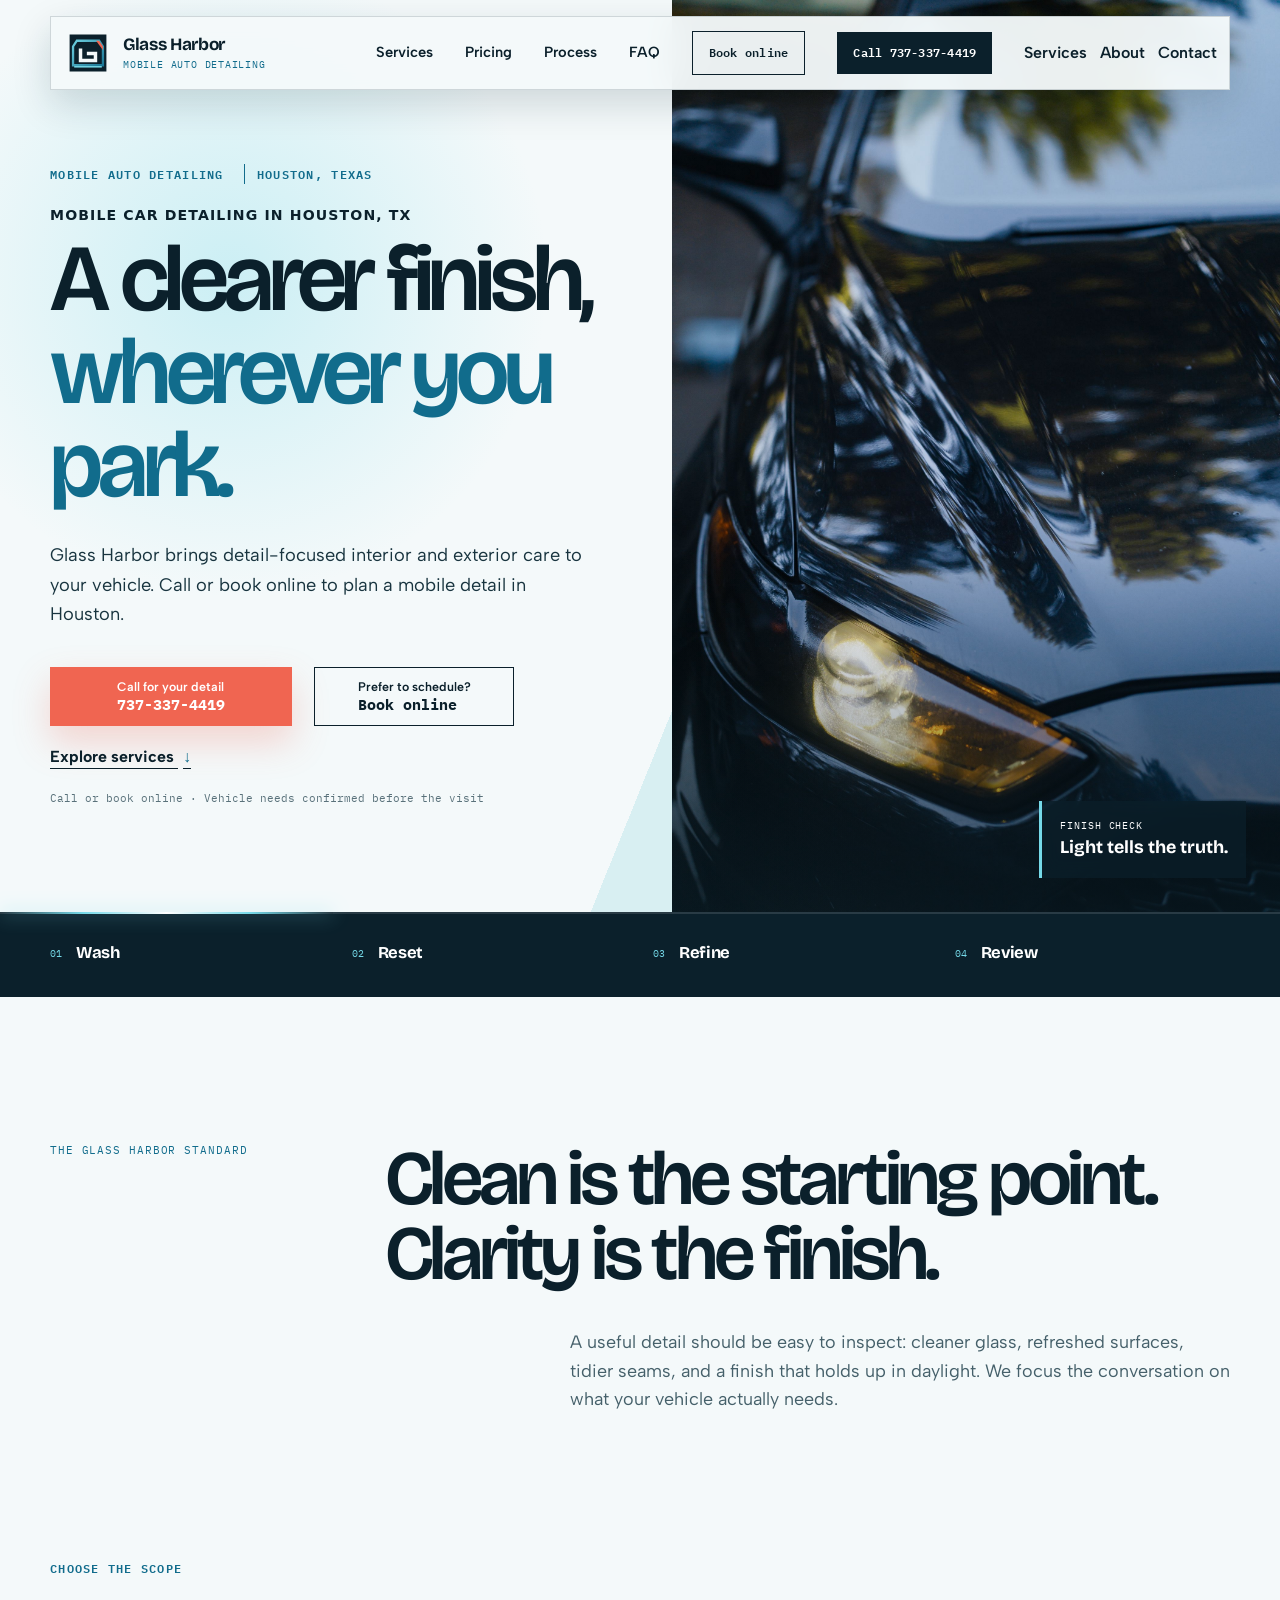
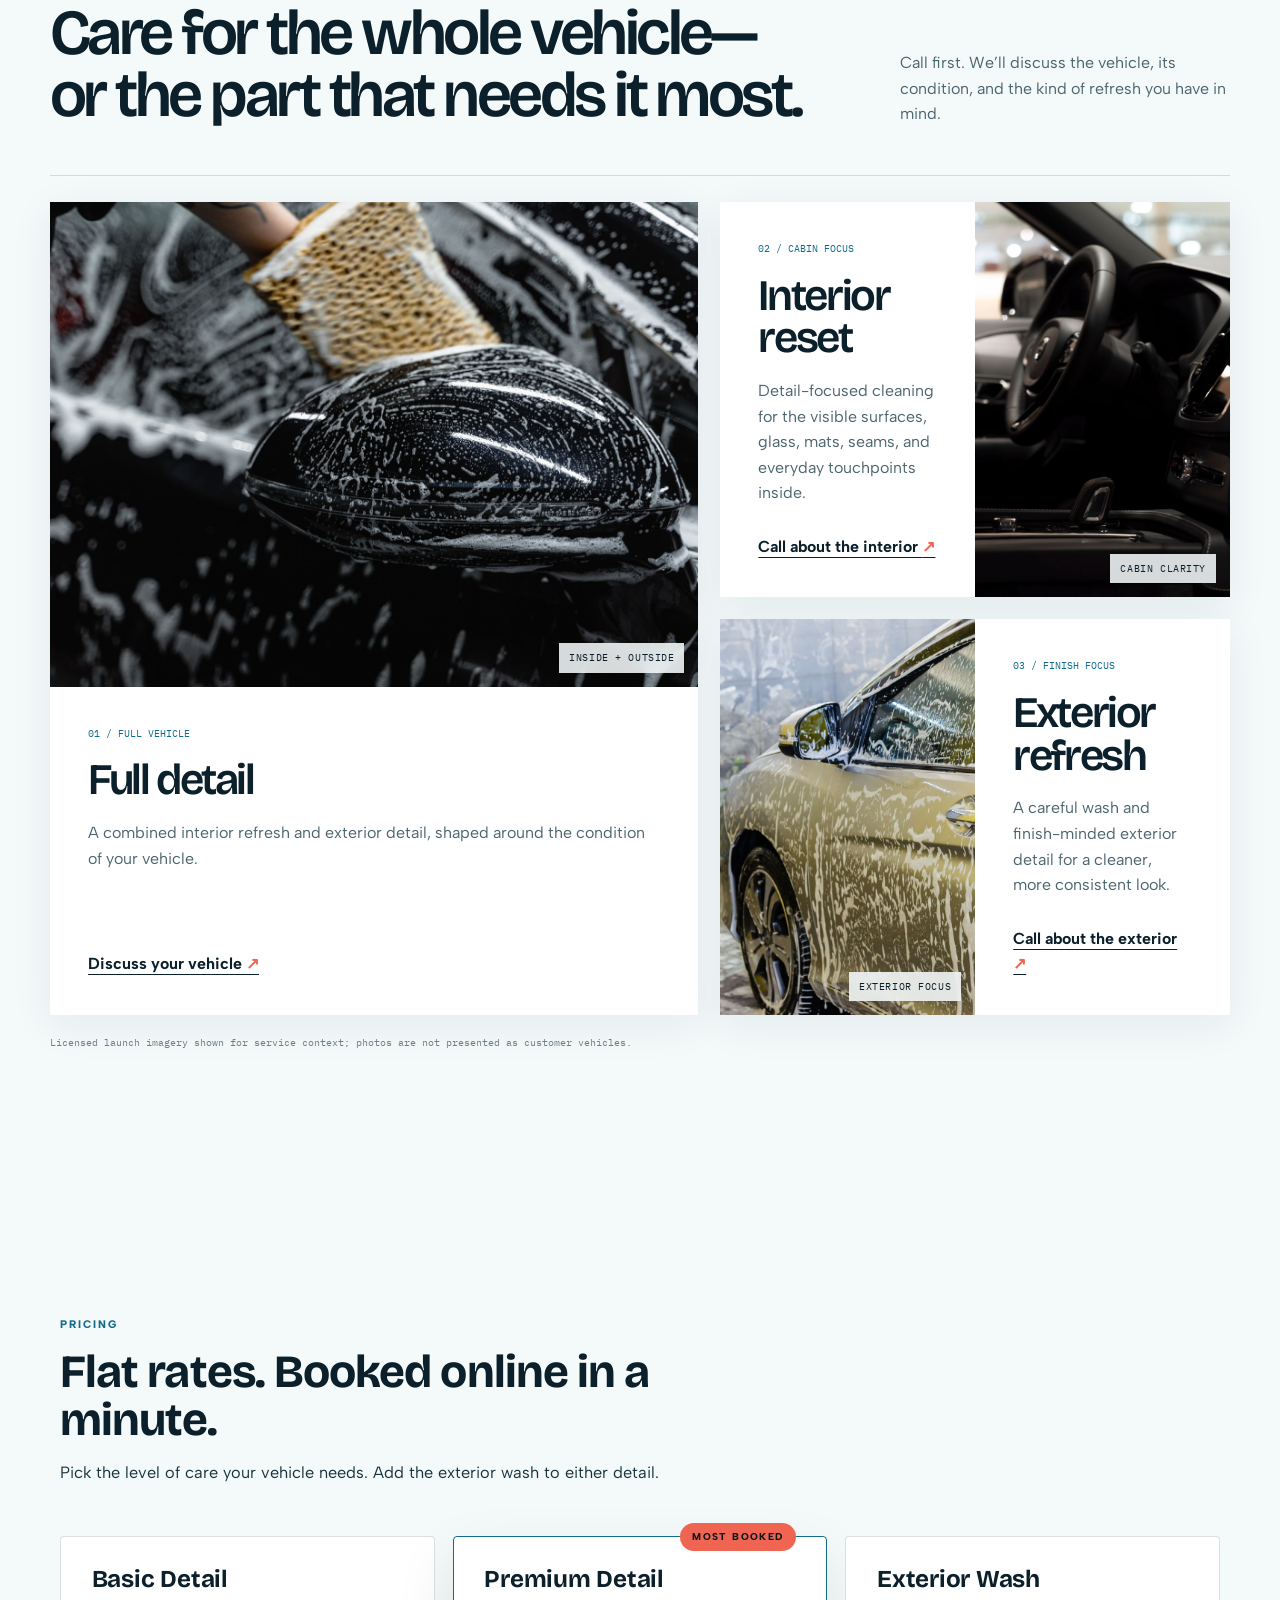
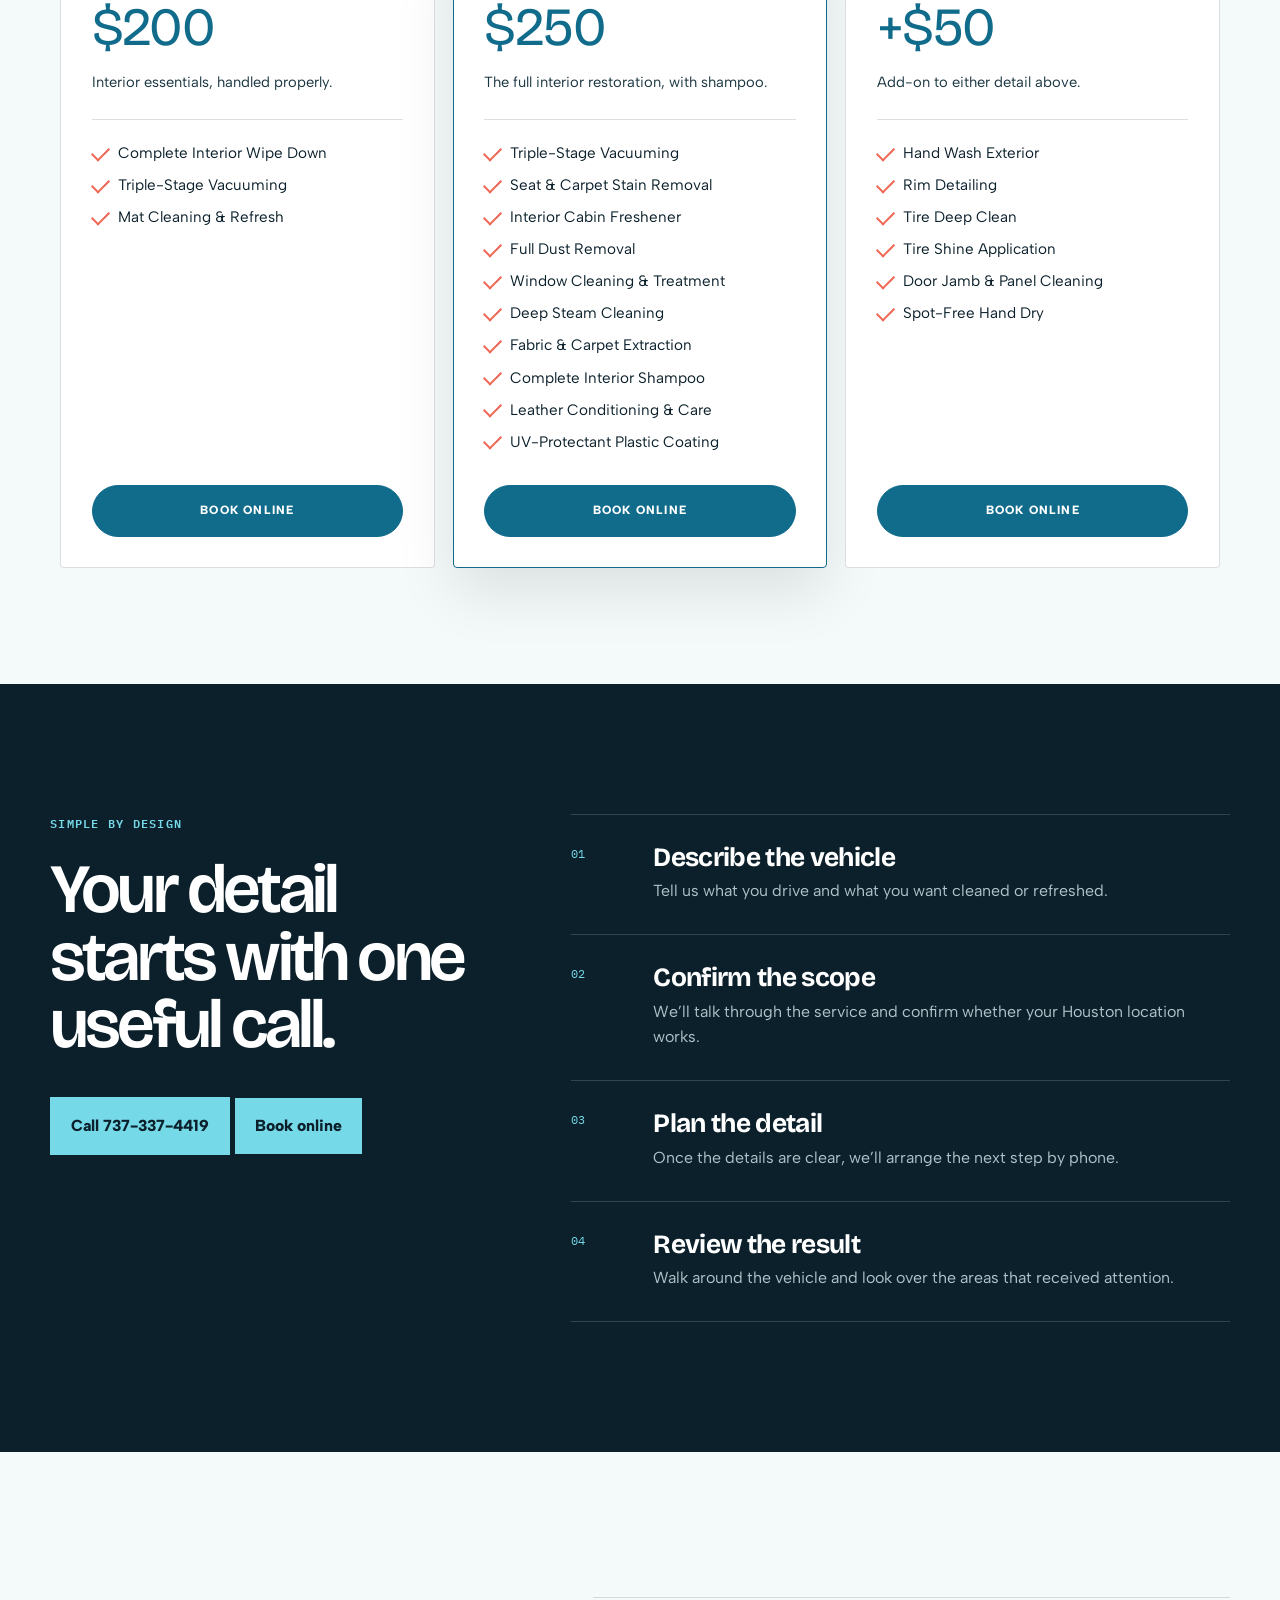
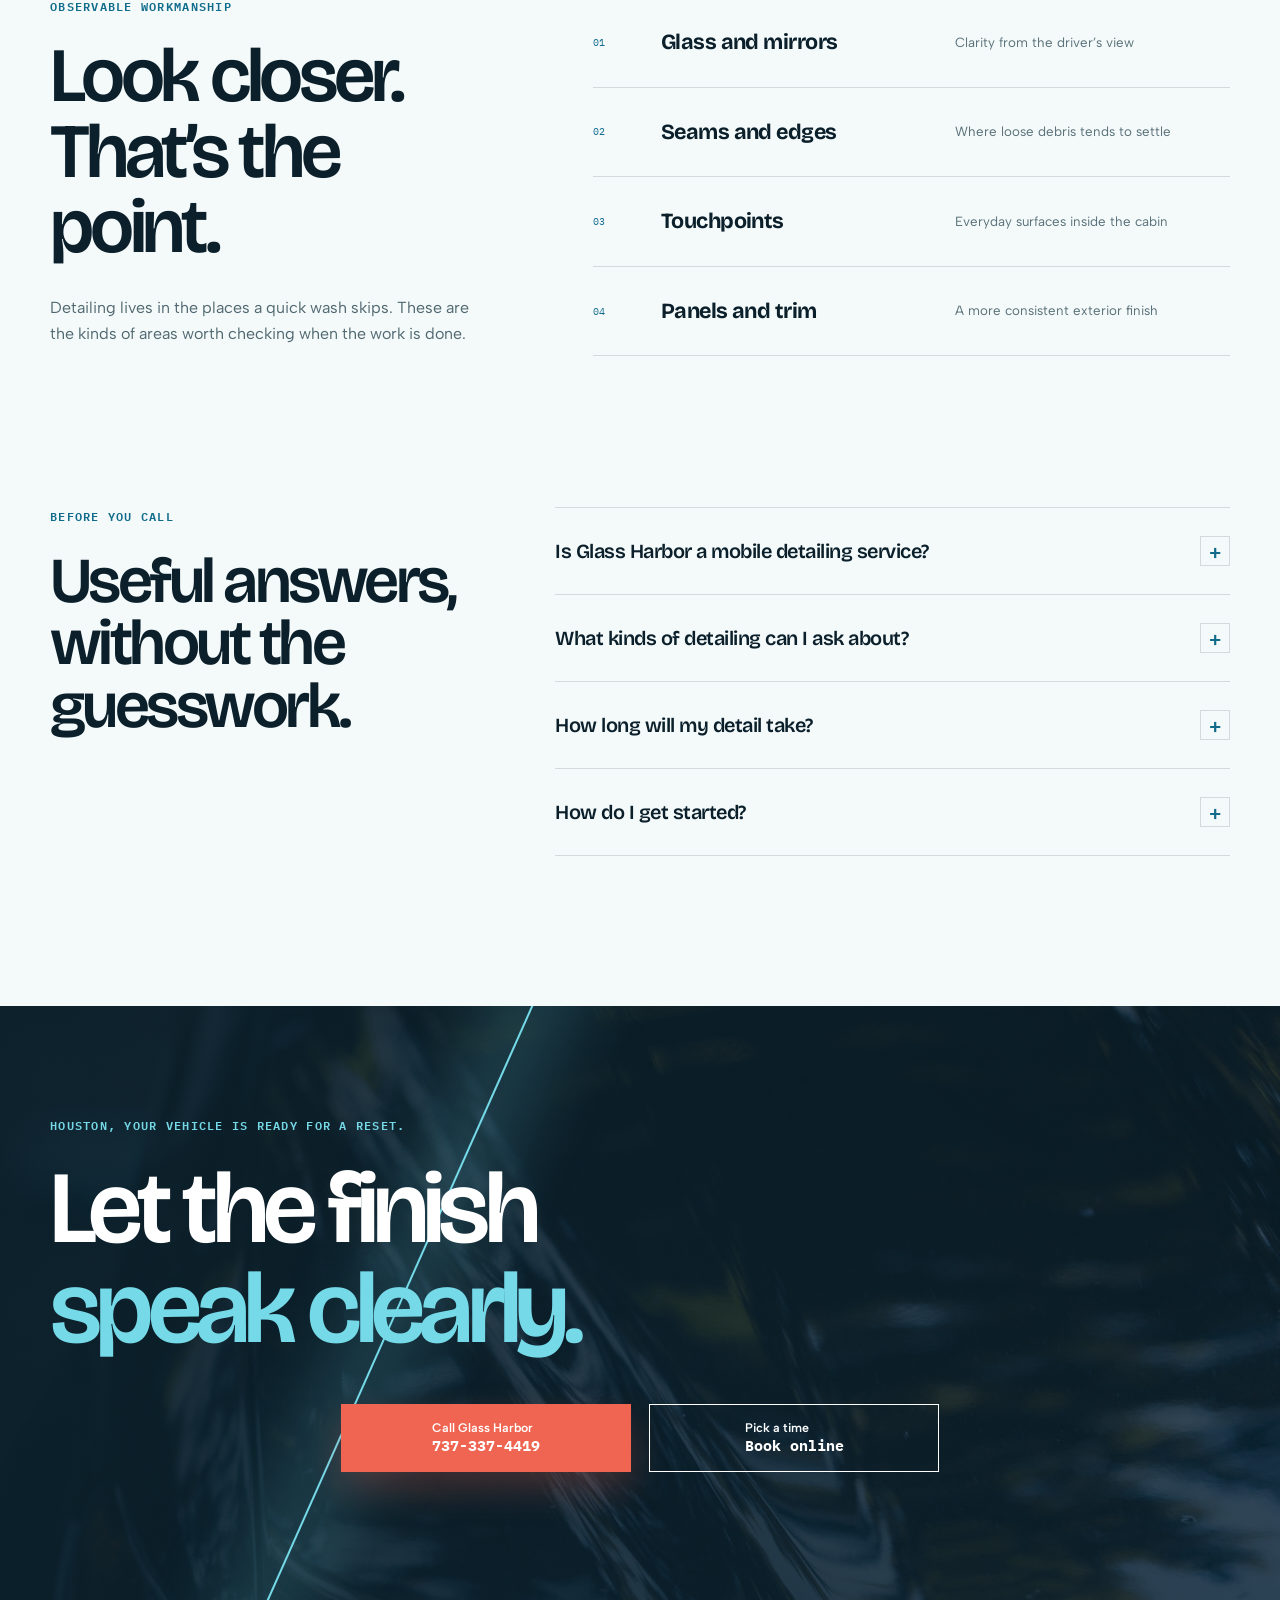
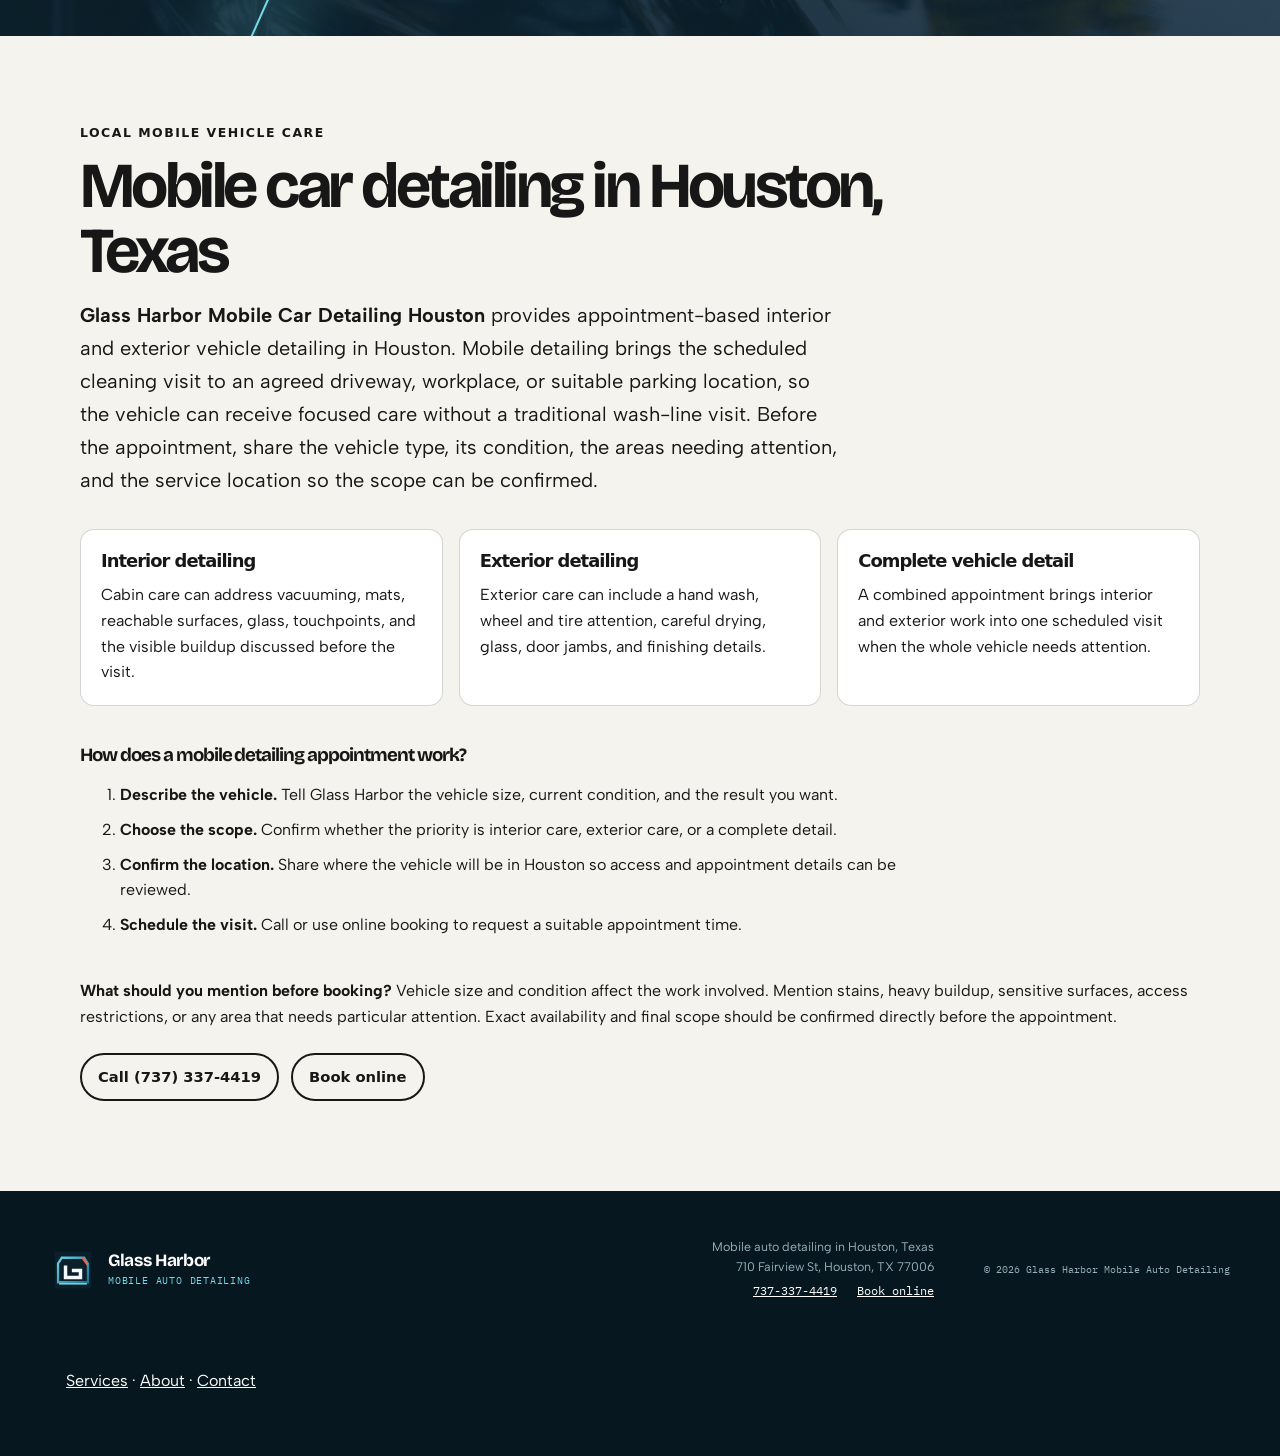
<file: index.html>
<!doctype html>
<html lang="en">
  <head>
    <meta charset="UTF-8" />
    <meta name="viewport" content="width=device-width, initial-scale=1" />
    <title>Mobile Car Detailing in Houston, TX | Glass Harbor</title>
    <meta name="theme-color" content="#0b202b" />
    <script>document.documentElement.classList.add("js");</script>
    <link rel="canonical" href="https://glassharbordetailing.shop/" />
    <link rel="icon" href="assets/favicon.svg" type="image/svg+xml" />
    <link rel="preconnect" href="https://fonts.googleapis.com" />
    <link rel="preconnect" href="https://fonts.gstatic.com" crossorigin />
    <link
      href="https://fonts.googleapis.com/css2?family=Albert+Sans:ital,wght@0,400;0,500;0,600;0,700;1,500&family=Bricolage+Grotesque:opsz,wght@12..96,500;12..96,600;12..96,700&family=IBM+Plex+Mono:wght@500;600&display=swap"
      rel="stylesheet"
    />
    <link rel="stylesheet" href="styles.css" />
    <script type="application/ld+json">
{
  "@context": "https://schema.org",
  "@type": "AutoWash",
  "name": "Glass Harbor Mobile Car Detailing Houston",
  "url": "https://glassharbordetailing.shop/",
  "telephone": "+1 737-337-4419",
  "address": {
    "@type": "PostalAddress",
    "streetAddress": "710 Fairview St",
    "addressLocality": "Houston",
    "addressRegion": "TX",
    "postalCode": "77006",
    "addressCountry": "US"
  },
  "description": "Phone-first mobile auto detailing in Houston, Texas.",
  "areaServed": {
    "@type": "City",
    "name": "Houston",
    "containedInPlace": {
      "@type": "State",
      "name": "Texas"
    }
  },
  "hasOfferCatalog": {
    "@type": "OfferCatalog",
    "name": "Detailing packages",
    "itemListElement": [
      {
        "@type": "Offer",
        "name": "Basic Detail",
        "price": "200",
        "priceCurrency": "USD",
        "availability": "https://schema.org/InStock",
        "url": "https://glassharbordetailing.shop/#pricing",
        "itemOffered": {
          "@type": "Service",
          "name": "Basic Detail",
          "description": "Interior essentials: complete interior wipe down, triple-stage vacuuming, and mat cleaning and refresh."
        }
      },
      {
        "@type": "Offer",
        "name": "Premium Detail",
        "price": "250",
        "priceCurrency": "USD",
        "availability": "https://schema.org/InStock",
        "url": "https://glassharbordetailing.shop/#pricing",
        "itemOffered": {
          "@type": "Service",
          "name": "Premium Detail",
          "description": "Full interior restoration: triple-stage vacuuming, seat and carpet stain removal, cabin freshener, full dust removal, window cleaning and treatment, deep steam cleaning, fabric and carpet extraction, complete interior shampoo, leather conditioning, and UV-protectant plastic coating."
        }
      },
      {
        "@type": "Offer",
        "name": "Exterior Wash",
        "price": "50",
        "priceCurrency": "USD",
        "availability": "https://schema.org/InStock",
        "url": "https://glassharbordetailing.shop/#pricing",
        "itemOffered": {
          "@type": "Service",
          "name": "Exterior Wash",
          "description": "Add-on to either detail: hand wash exterior, rim detailing, tire deep clean, tire shine application, door jamb and panel cleaning, and spot-free hand dry."
        }
      }
    ]
  },
  "priceRange": "$200-$250",
  "@id": "https://glassharbordetailing.shop/#business",
  "geo": {
    "@type": "GeoCoordinates",
    "latitude": 29.748209444348,
    "longitude": -95.388998829737
  },
  "image": "https://glassharbordetailing.shop/assets/hero-wash.jpg",
  "contactPoint": {
    "@type": "ContactPoint",
    "telephone": "+1 737-337-4419",
    "contactType": "customer service",
    "areaServed": "US-TX",
    "availableLanguage": "English"
  }
}
    </script>
  <!-- SEO-GEO:START -->
  <meta name="description" content="Mobile car detailing in Houston, TX from Glass Harbor, with interior cleaning, exterior hand washing, and complete details. Call or book online.">
  <meta name="robots" content="index, follow, max-image-preview:large, max-snippet:-1, max-video-preview:-1">
  <meta property="og:locale" content="en_US">
  <meta property="og:type" content="website">
  <meta property="og:site_name" content="Glass Harbor">
  <meta property="og:title" content="Mobile Car Detailing in Houston, TX | Glass Harbor">
  <meta property="og:description" content="Mobile car detailing in Houston, TX from Glass Harbor, with interior cleaning, exterior hand washing, and complete details. Call or book online.">
  <meta property="og:url" content="https://glassharbordetailing.shop/">
  <meta property="og:image" content="https://glassharbordetailing.shop/assets/hero-wash.jpg">
  <meta name="twitter:image" content="https://glassharbordetailing.shop/assets/hero-wash.jpg">
  <meta name="twitter:card" content="summary_large_image">
  <meta name="twitter:title" content="Mobile Car Detailing in Houston, TX | Glass Harbor">
  <meta name="twitter:description" content="Mobile car detailing in Houston, TX from Glass Harbor, with interior cleaning, exterior hand washing, and complete details. Call or book online.">
  <style id="seo-geo-styles">
    .seo-local-intent { display:block; margin:0 0 .55rem; font:700 clamp(.78rem,1.1vw,.95rem)/1.2 system-ui,sans-serif; letter-spacing:.08em; text-transform:uppercase; }
    .seo-geo-section { background:#f5f3ed; color:#171717; padding:clamp(3.5rem,7vw,6.5rem) clamp(1.25rem,5vw,5rem); }
    .seo-geo-inner { width:min(1120px,100%); margin:0 auto; }
    .seo-geo-kicker { margin:0 0 .75rem; font:700 .78rem/1.2 system-ui,sans-serif; letter-spacing:.12em; text-transform:uppercase; }
    .seo-geo-section h2 { max-width:22ch; margin:0 0 1rem; color:inherit; font-size:clamp(2rem,5vw,4rem); line-height:1.02; }
    .seo-geo-answer { max-width:760px; margin:0 0 2rem; font-size:clamp(1.05rem,2vw,1.25rem); line-height:1.65; }
    .seo-geo-grid { display:grid; grid-template-columns:repeat(3,minmax(0,1fr)); gap:1rem; margin:2rem 0; }
    .seo-geo-card { border:1px solid rgba(23,23,23,.18); border-radius:14px; padding:1.25rem; background:#fff; }
    .seo-geo-card h3 { margin:0 0 .6rem; color:inherit; font:700 1.12rem/1.25 system-ui,sans-serif; }
    .seo-geo-card p { margin:0; line-height:1.6; }
    .seo-geo-steps { max-width:820px; margin:2.5rem 0; }
    .seo-geo-steps li { margin:.65rem 0; line-height:1.55; }
    .seo-geo-actions { display:flex; flex-wrap:wrap; gap:.75rem; margin-top:1.5rem; }
    .seo-geo-action { display:inline-flex; align-items:center; min-height:48px; padding:.75rem 1rem; border:2px solid currentColor; border-radius:999px; color:inherit; font:700 .92rem/1 system-ui,sans-serif; text-decoration:none; }
    @media (max-width:760px) { .seo-geo-grid { grid-template-columns:1fr; } }
  </style>
<!-- SEO-GEO:END -->
  <script id="seo-geo-entity-schema" type="application/ld+json">
{
  "@context": "https://schema.org",
  "@graph": [
    {
      "@type": "WebSite",
      "@id": "https://glassharbordetailing.shop/#website",
      "url": "https://glassharbordetailing.shop/",
      "name": "Glass Harbor Mobile Car Detailing Houston",
      "inLanguage": "en-US",
      "publisher": {
        "@id": "https://glassharbordetailing.shop/#business"
      }
    },
    {
      "@type": "Service",
      "@id": "https://glassharbordetailing.shop/#mobile-car-detailing",
      "name": "Mobile Car Detailing in Houston, Texas",
      "serviceType": "Mobile car detailing",
      "provider": {
        "@id": "https://glassharbordetailing.shop/#business"
      },
      "areaServed": {
        "@type": "City",
        "name": "Houston",
        "containedInPlace": {
          "@type": "State",
          "name": "Texas"
        }
      },
      "url": "https://glassharbordetailing.shop/#services"
    }
  ]
}
  </script>
<style id="SEO-NEXT-NAV-CSS">.seo-next-nav{display:flex;gap:.8rem;flex-wrap:wrap}.seo-next-footer-nav{padding:1rem}.seo-next-footer-nav a{color:inherit}</style></head>
  <body>
    <a class="skip-link" href="#main">Skip to content</a>

    <header class="site-header" data-header>
      <a class="brand" href="#top" aria-label="Glass Harbor home">
        <img src="assets/logo.svg" alt="" width="48" height="48" />
        <span class="brand-copy">
          <strong>Glass Harbor</strong>
          <small>Mobile Auto Detailing</small>
        </span>
      </a>

      <button class="menu-toggle" type="button" aria-expanded="false" aria-controls="site-nav" data-menu-toggle>
        <span class="sr-only">Open navigation</span>
        <span aria-hidden="true"></span>
        <span aria-hidden="true"></span>
      </button>

      <nav class="site-nav" id="site-nav" aria-label="Primary navigation" data-nav>
        <a href="#services">Services</a>
        <a href="#pricing">Pricing</a>
        <a href="#process">Process</a>
        <a href="#faq">FAQ</a>
        <a class="nav-book" href="https://cal.com/sumitdatta/auto-detail-service">Book online</a>
        <a class="nav-call" href="tel:+17373374419">Call 737-337-4419</a>
      <!-- SEO-NEXT-NAV:START --><div class="seo-next-nav" aria-label="Expanded site pages"><a href="/services/">Services</a><a href="/about/">About</a><a href="/contact/">Contact</a></div><!-- SEO-NEXT-NAV:END --></nav>
    </header>

    <main id="main">
      <section class="hero" id="top">
        <div class="hero-copy">
          <p class="eyebrow">Mobile auto detailing <span>Houston, Texas</span></p>
          <h1><span class="seo-local-intent" data-seo-local-intent>Mobile Car Detailing in Houston, TX</span>A clearer finish,<br /><em>wherever you park.</em></h1>
          <p class="hero-lede">
            Glass Harbor brings detail-focused interior and exterior care to your vehicle. Call or book online to plan
            a mobile detail in Houston.
          </p>
          <div class="hero-actions">
            <a class="button button-primary" href="tel:+17373374419">
              <span>Call for your detail</span>
              <strong>737-337-4419</strong>
            </a>
            <a class="button button-book" href="https://cal.com/sumitdatta/auto-detail-service">
              <span>Prefer to schedule?</span>
              <strong>Book online</strong>
            </a>
            <a class="text-link" href="#services">Explore services <span aria-hidden="true">↓</span></a>
          </div>
          <p class="micro-note">Call or book online · Vehicle needs confirmed before the visit</p>
        </div>

        <div class="hero-visual" aria-label="Close-up of a freshly cleaned black vehicle">
          <img src="assets/hero-wash.jpg" alt="Reflective finish on a clean black vehicle" />
          <div class="hero-caption">
            <span>Finish check</span>
            <strong>Light tells the truth.</strong>
          </div>
        </div>

        <div class="clarity-rail" aria-label="Our detailing workflow">
          <div class="rail-line"><span></span></div>
          <ol>
            <li><span>01</span><strong>Wash</strong></li>
            <li><span>02</span><strong>Reset</strong></li>
            <li><span>03</span><strong>Refine</strong></li>
            <li><span>04</span><strong>Review</strong></li>
          </ol>
        </div>
      </section>

      <section class="intro section-shell" aria-labelledby="intro-title">
        <div class="section-label">The Glass Harbor standard</div>
        <div class="intro-copy reveal">
          <h2 id="intro-title">Clean is the starting point.<br />Clarity is the finish.</h2>
          <p>
            A useful detail should be easy to inspect: cleaner glass, refreshed surfaces, tidier seams, and a finish
            that holds up in daylight. We focus the conversation on what your vehicle actually needs.
          </p>
        </div>
      </section>

      <section class="services section-shell" id="services" aria-labelledby="services-title">
        <div class="section-heading reveal">
          <div>
            <p class="eyebrow">Choose the scope</p>
            <h2 id="services-title">Care for the whole vehicle—or the part that needs it most.</h2>
          </div>
          <p>Call first. We’ll discuss the vehicle, its condition, and the kind of refresh you have in mind.</p>
        </div>

        <div class="service-grid">
          <article class="service-card service-card-featured reveal">
            <div class="service-image">
              <img src="assets/service-handwash.jpg" alt="Soap being worked across a vehicle exterior" />
              <span>Inside + outside</span>
            </div>
            <div class="service-body">
              <p class="service-index">01 / Full vehicle</p>
              <h3>Full detail</h3>
              <p>A combined interior refresh and exterior detail, shaped around the condition of your vehicle.</p>
              <a href="tel:+17373374419">Discuss your vehicle <span aria-hidden="true">↗</span></a>
            </div>
          </article>

          <article class="service-card reveal">
            <div class="service-body">
              <p class="service-index">02 / Cabin focus</p>
              <h3>Interior reset</h3>
              <p>Detail-focused cleaning for the visible surfaces, glass, mats, seams, and everyday touchpoints inside.</p>
              <a href="tel:+17373374419">Call about the interior <span aria-hidden="true">↗</span></a>
            </div>
            <div class="service-image">
              <img src="assets/detail-interior.jpg" alt="Clean, carefully maintained vehicle interior" />
              <span>Cabin clarity</span>
            </div>
          </article>

          <article class="service-card reveal">
            <div class="service-image">
              <img src="assets/detail-foam.jpg" alt="Foam on a vehicle during an exterior wash" />
              <span>Exterior focus</span>
            </div>
            <div class="service-body">
              <p class="service-index">03 / Finish focus</p>
              <h3>Exterior refresh</h3>
              <p>A careful wash and finish-minded exterior detail for a cleaner, more consistent look.</p>
              <a href="tel:+17373374419">Call about the exterior <span aria-hidden="true">↗</span></a>
            </div>
          </article>
        </div>

        <p class="stock-note">Licensed launch imagery shown for service context; photos are not presented as customer vehicles.</p>
      </section>

      <section class="rates" id="pricing" aria-labelledby="pricing-title">
        <div class="rates-shell">
          <div class="rates-head">
            <p class="rates-eyebrow">Pricing</p>
            <h2 id="pricing-title">Flat rates. Booked online in a minute.</h2>
            <p class="rates-intro">Pick the level of care your vehicle needs. Add the exterior wash to either detail.</p>
          </div>

          <div class="rate-grid">
            <article class="rate-card">
              <h3>Basic Detail</h3>
              <p class="rate-figure">$200</p>
              <p class="rate-note">Interior essentials, handled properly.</p>
              <ul class="rate-list">
                <li>Complete Interior Wipe Down</li>
                <li>Triple-Stage Vacuuming</li>
                <li>Mat Cleaning &amp; Refresh</li>
              </ul>
              <a class="rate-cta" href="https://cal.com/sumitdatta/auto-detail-service" target="_blank" rel="noopener">Book Online</a>
            </article>
            <article class="rate-card rate-card-featured">
              <span class="rate-badge">Most booked</span>
              <h3>Premium Detail</h3>
              <p class="rate-figure">$250</p>
              <p class="rate-note">The full interior restoration, with shampoo.</p>
              <ul class="rate-list">
                <li>Triple-Stage Vacuuming</li>
                <li>Seat &amp; Carpet Stain Removal</li>
                <li>Interior Cabin Freshener</li>
                <li>Full Dust Removal</li>
                <li>Window Cleaning &amp; Treatment</li>
                <li>Deep Steam Cleaning</li>
                <li>Fabric &amp; Carpet Extraction</li>
                <li>Complete Interior Shampoo</li>
                <li>Leather Conditioning &amp; Care</li>
                <li>UV-Protectant Plastic Coating</li>
              </ul>
              <a class="rate-cta" href="https://cal.com/sumitdatta/auto-detail-service" target="_blank" rel="noopener">Book Online</a>
            </article>
            <article class="rate-card">
              <h3>Exterior Wash</h3>
              <p class="rate-figure">+$50</p>
              <p class="rate-note">Add-on to either detail above.</p>
              <ul class="rate-list">
                <li>Hand Wash Exterior</li>
                <li>Rim Detailing</li>
                <li>Tire Deep Clean</li>
                <li>Tire Shine Application</li>
                <li>Door Jamb &amp; Panel Cleaning</li>
                <li>Spot-Free Hand Dry</li>
              </ul>
              <a class="rate-cta" href="https://cal.com/sumitdatta/auto-detail-service" target="_blank" rel="noopener">Book Online</a>
            </article>
          </div>
        </div>
      </section>

      <section class="process" id="process" aria-labelledby="process-title">
        <div class="process-inner section-shell">
          <div class="process-heading reveal">
            <p class="eyebrow">Simple by design</p>
            <h2 id="process-title">Your detail starts with one useful call.</h2>
            <a class="button button-light" href="tel:+17373374419">Call 737-337-4419</a>
            <a class="button button-light button-light-alt" href="https://cal.com/sumitdatta/auto-detail-service">Book online</a>
          </div>
          <ol class="process-list">
            <li class="reveal">
              <span>01</span>
              <div><h3>Describe the vehicle</h3><p>Tell us what you drive and what you want cleaned or refreshed.</p></div>
            </li>
            <li class="reveal">
              <span>02</span>
              <div><h3>Confirm the scope</h3><p>We’ll talk through the service and confirm whether your Houston location works.</p></div>
            </li>
            <li class="reveal">
              <span>03</span>
              <div><h3>Plan the detail</h3><p>Once the details are clear, we’ll arrange the next step by phone.</p></div>
            </li>
            <li class="reveal">
              <span>04</span>
              <div><h3>Review the result</h3><p>Walk around the vehicle and look over the areas that received attention.</p></div>
            </li>
          </ol>
        </div>
      </section>

      <section class="inspection section-shell" aria-labelledby="inspection-title">
        <div class="inspection-copy reveal">
          <p class="eyebrow">Observable workmanship</p>
          <h2 id="inspection-title">Look closer.<br />That’s the point.</h2>
          <p>
            Detailing lives in the places a quick wash skips. These are the kinds of areas worth checking when the
            work is done.
          </p>
        </div>
        <ul class="inspection-list reveal">
          <li><span>01</span><strong>Glass and mirrors</strong><small>Clarity from the driver’s view</small></li>
          <li><span>02</span><strong>Seams and edges</strong><small>Where loose debris tends to settle</small></li>
          <li><span>03</span><strong>Touchpoints</strong><small>Everyday surfaces inside the cabin</small></li>
          <li><span>04</span><strong>Panels and trim</strong><small>A more consistent exterior finish</small></li>
        </ul>
      </section>

      <section class="faq section-shell" id="faq" aria-labelledby="faq-title">
        <div class="faq-heading reveal">
          <p class="eyebrow">Before you call</p>
          <h2 id="faq-title">Useful answers,<br />without the guesswork.</h2>
        </div>
        <div class="faq-list">
          <details class="reveal">
            <summary>Is Glass Harbor a mobile detailing service?<span aria-hidden="true">+</span></summary>
            <p>Yes. Glass Harbor provides mobile auto detailing in Houston, Texas. Call or <a href="https://cal.com/sumitdatta/auto-detail-service">book online</a> to confirm your location and vehicle needs.</p>
          </details>
          <details class="reveal">
            <summary>What kinds of detailing can I ask about?<span aria-hidden="true">+</span></summary>
            <p>You can call about a full inside-and-out detail, an interior-focused reset, or an exterior refresh.</p>
          </details>
          <details class="reveal">
            <summary>How long will my detail take?<span aria-hidden="true">+</span></summary>
            <p>Timing depends on the vehicle, its condition, and the service scope. We’ll discuss those details on the call.</p>
          </details>
          <details class="reveal">
            <summary>How do I get started?<span aria-hidden="true">+</span></summary>
            <p>Call 737-337-4419 and describe your vehicle and the areas you want refreshed, or <a href="https://cal.com/sumitdatta/auto-detail-service">book a time online</a>.</p>
          </details>
        </div>
      </section>

      <section class="final-cta" aria-labelledby="cta-title">
        <div class="final-cta-glow" aria-hidden="true"></div>
        <div class="final-cta-inner reveal">
          <p class="eyebrow">Houston, your vehicle is ready for a reset.</p>
          <h2 id="cta-title">Let the finish<br /><em>speak clearly.</em></h2>
          <div class="final-cta-actions">
            <a class="button button-primary button-large" href="tel:+17373374419">
              <span>Call Glass Harbor</span>
              <strong>737-337-4419</strong>
            </a>
            <a class="button button-book button-large" href="https://cal.com/sumitdatta/auto-detail-service">
              <span>Pick a time</span>
              <strong>Book online</strong>
            </a>
          </div>
        </div>
      </section>
    <!-- SEO-GEO-LOCAL:START -->
    <section class="seo-geo-section" id="local-detailing" aria-labelledby="local-detailing-title">
      <div class="seo-geo-inner">
        <p class="seo-geo-kicker">Local mobile vehicle care</p>
        <h2 id="local-detailing-title">Mobile car detailing in Houston, Texas</h2>
        <p class="seo-geo-answer"><strong>Glass Harbor Mobile Car Detailing Houston</strong> provides appointment-based interior and exterior vehicle detailing in Houston. Mobile detailing brings the scheduled cleaning visit to an agreed driveway, workplace, or suitable parking location, so the vehicle can receive focused care without a traditional wash-line visit. Before the appointment, share the vehicle type, its condition, the areas needing attention, and the service location so the scope can be confirmed.</p>

        <div class="seo-geo-grid" aria-label="Available detailing options">
          <article class="seo-geo-card">
            <h3>Interior detailing</h3>
            <p>Cabin care can address vacuuming, mats, reachable surfaces, glass, touchpoints, and the visible buildup discussed before the visit.</p>
          </article>
          <article class="seo-geo-card">
            <h3>Exterior detailing</h3>
            <p>Exterior care can include a hand wash, wheel and tire attention, careful drying, glass, door jambs, and finishing details.</p>
          </article>
          <article class="seo-geo-card">
            <h3>Complete vehicle detail</h3>
            <p>A combined appointment brings interior and exterior work into one scheduled visit when the whole vehicle needs attention.</p>
          </article>
        </div>

        <div class="seo-geo-steps">
          <h3>How does a mobile detailing appointment work?</h3>
          <ol>
            <li><strong>Describe the vehicle.</strong> Tell Glass Harbor the vehicle size, current condition, and the result you want.</li>
            <li><strong>Choose the scope.</strong> Confirm whether the priority is interior care, exterior care, or a complete detail.</li>
            <li><strong>Confirm the location.</strong> Share where the vehicle will be in Houston so access and appointment details can be reviewed.</li>
            <li><strong>Schedule the visit.</strong> Call or use online booking to request a suitable appointment time.</li>
          </ol>
        </div>

        <p><strong>What should you mention before booking?</strong> Vehicle size and condition affect the work involved. Mention stains, heavy buildup, sensitive surfaces, access restrictions, or any area that needs particular attention. Exact availability and final scope should be confirmed directly before the appointment.</p>
        <div class="seo-geo-actions">
          <a class="seo-geo-action" href="tel:+17373374419">Call (737) 337-4419</a>
          <a class="seo-geo-action" href="https://cal.com/sumitdatta/auto-detail-service" target="_blank" rel="noopener">Book online</a>
        </div>
      </div>
    </section>
<!-- SEO-GEO-LOCAL:END -->
  </main>

    <footer class="site-footer">
      <a class="brand footer-brand" href="#top" aria-label="Glass Harbor home">
        <img src="assets/logo.svg" alt="" width="48" height="48" />
        <span class="brand-copy"><strong>Glass Harbor</strong><small>Mobile Auto Detailing</small></span>
      </a>
      <div class="footer-meta">
        <p>Mobile auto detailing in Houston, Texas</p>
        <p>710 Fairview St, Houston, TX 77006</p>
        <a href="tel:+17373374419">737-337-4419</a>
        <a href="https://cal.com/sumitdatta/auto-detail-service">Book online</a>
      </div>
      <p class="copyright">© <span data-year></span> Glass Harbor Mobile Auto Detailing</p>
    <!-- SEO-NEXT-NAV:START --><nav class="seo-next-footer-nav" aria-label="Expanded footer navigation"><a href="/services/">Services</a> · <a href="/about/">About</a> · <a href="/contact/">Contact</a></nav><!-- SEO-NEXT-NAV:END --></footer>

    <div class="mobile-bar">
      <a class="mobile-call" href="tel:+17373374419">
        <span>Call Glass Harbor</span>
        <strong>737-337-4419</strong>
      </a>
      <a class="mobile-book" href="https://cal.com/sumitdatta/auto-detail-service">
        <span>Book</span>
        <strong>Online</strong>
      </a>
    </div>

    <script src="script.js" defer></script>
  </body>
</html>
</file>
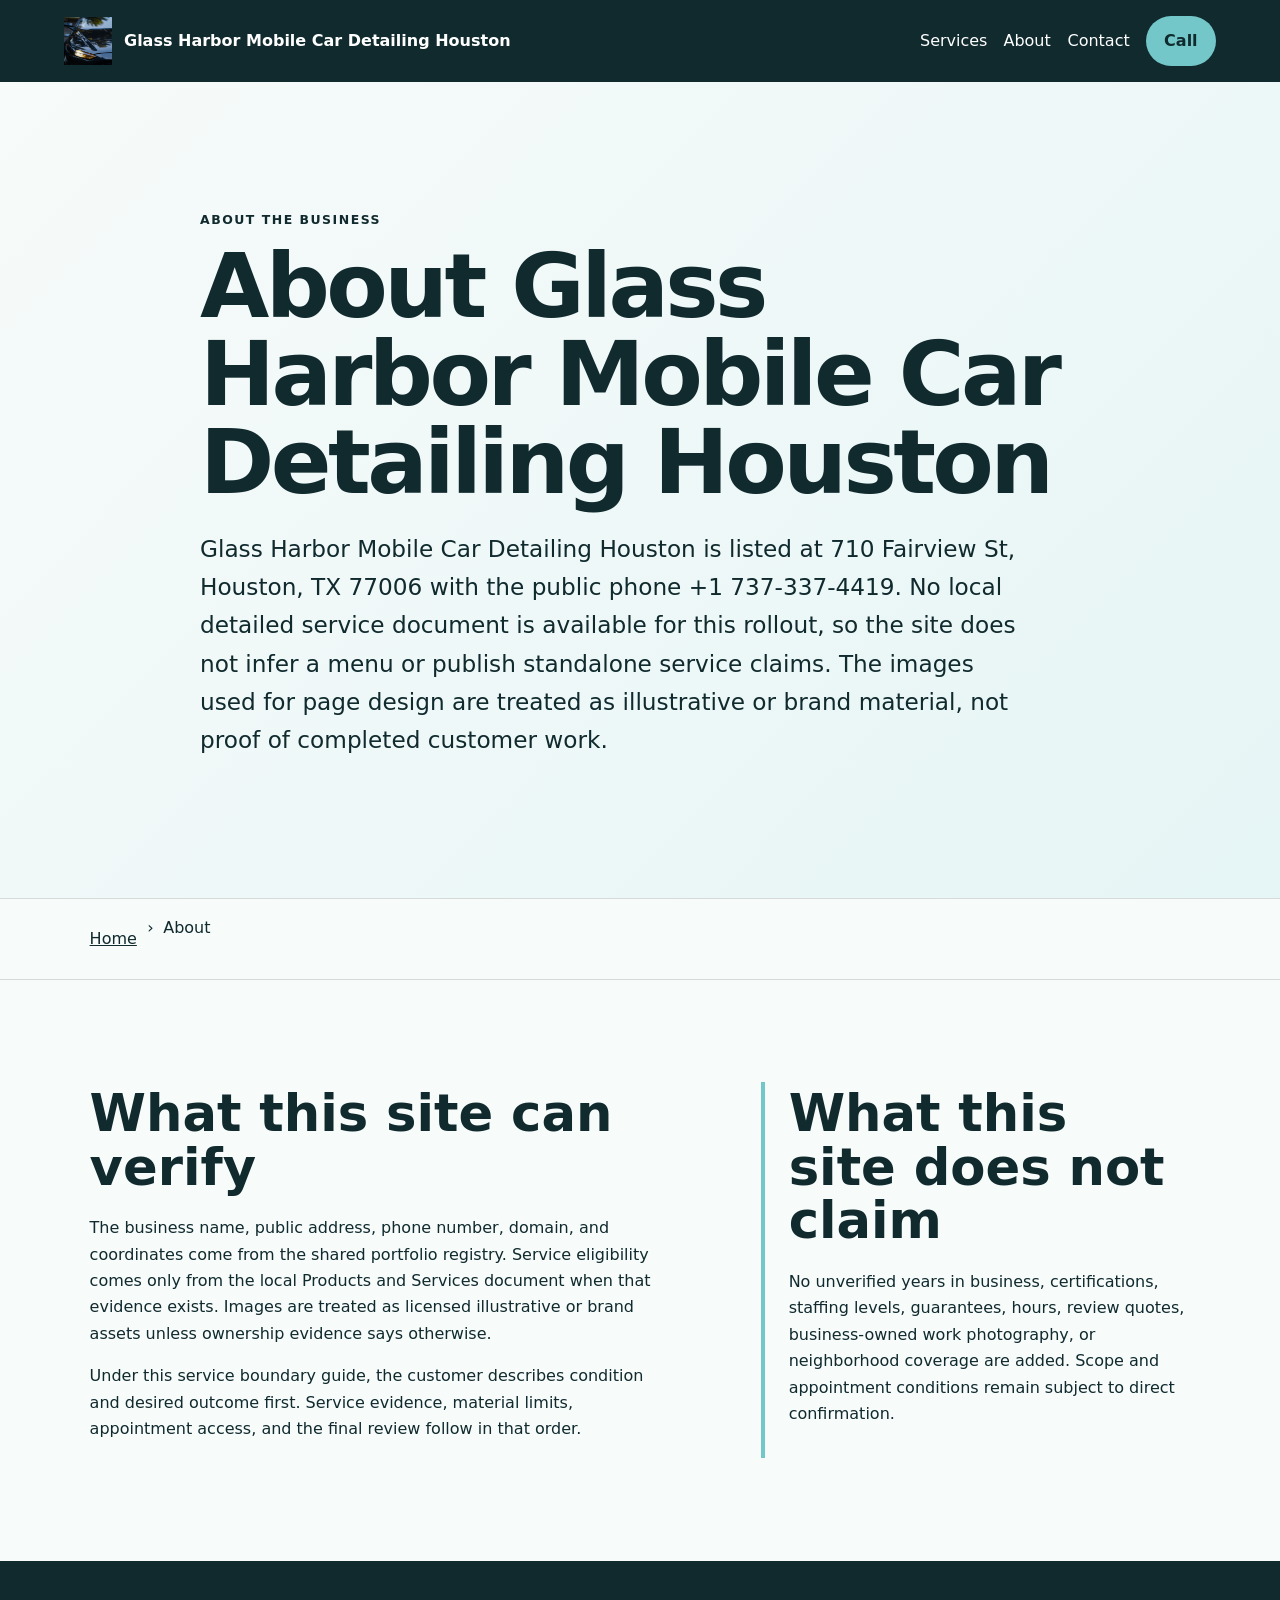
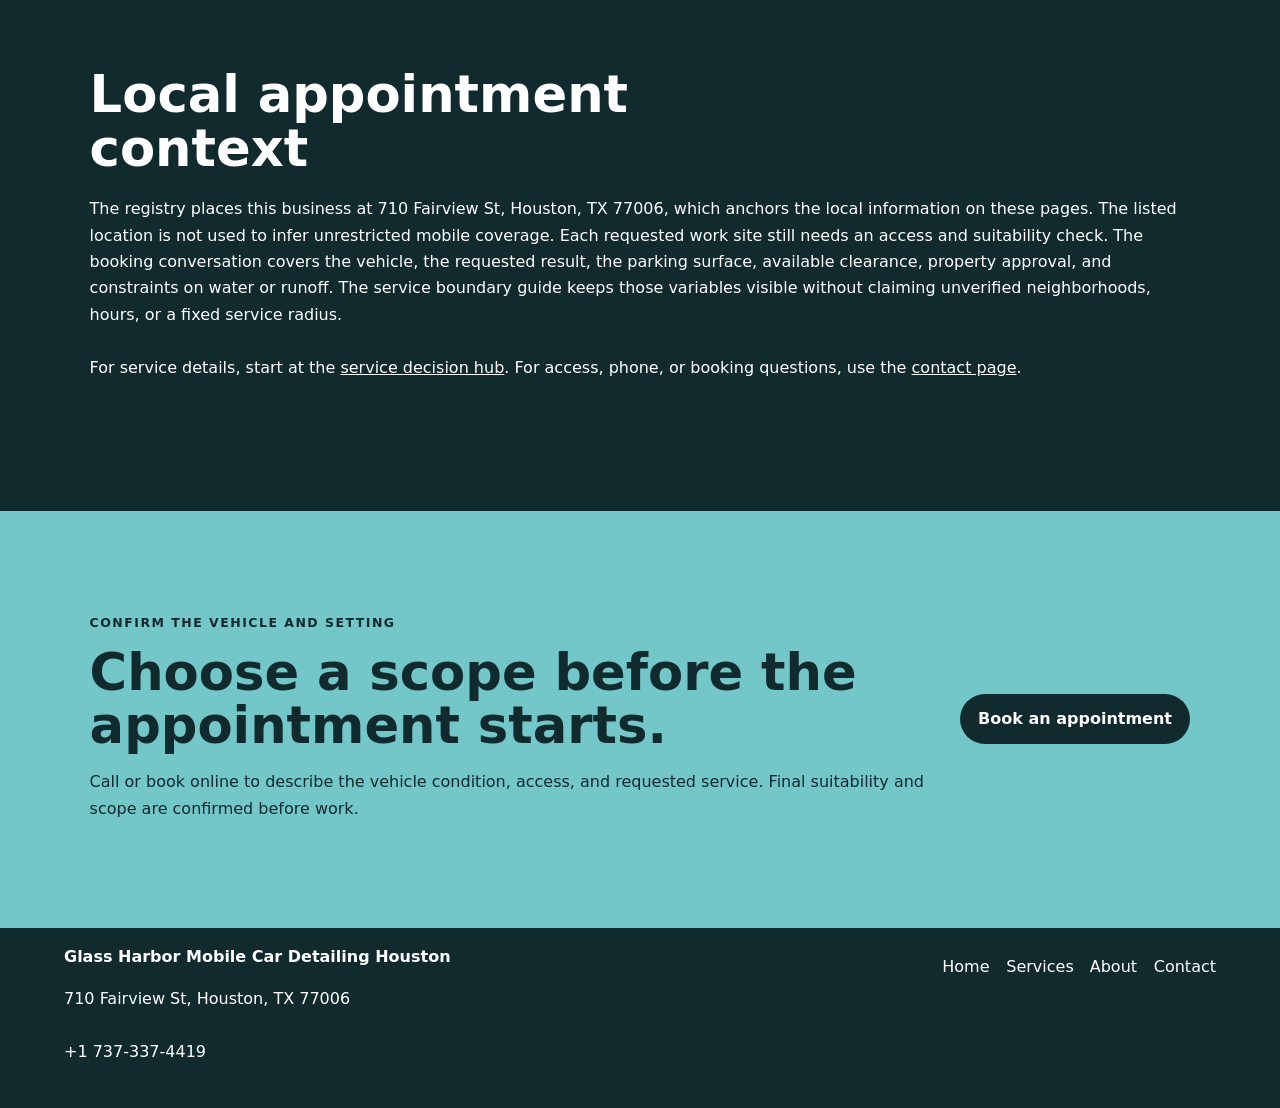
<file: about/index.html>
<!doctype html>
<html lang="en"><head>
  <meta charset="utf-8"><meta name="viewport" content="width=device-width,initial-scale=1">
  <title>About Glass Harbor Mobile Car Detailing Houston | Houston, TX</title>
  <meta name="description" content="Verified identity, evidence boundaries, and appointment-planning approach for Glass Harbor Mobile Car Detailing Houston in Houston, TX.">
  <meta name="robots" content="index, follow, max-image-preview:large, max-snippet:-1">
  <link rel="canonical" href="https://glassharbordetailing.shop/about/">
  <meta property="og:type" content="website"><meta property="og:title" content="About Glass Harbor Mobile Car Detailing Houston | Houston, TX">
  <meta property="og:description" content="Verified identity, evidence boundaries, and appointment-planning approach for Glass Harbor Mobile Car Detailing Houston in Houston, TX."><meta property="og:url" content="https://glassharbordetailing.shop/about/">
  <meta property="og:image" content="https://glassharbordetailing.shop/assets/hero-wash.jpg"><meta name="twitter:card" content="summary_large_image">
  <link rel="icon" href="/assets/favicon.svg"><link rel="stylesheet" href="/seo-pages.css"><script type="application/ld+json">{
  "@context": "https://schema.org",
  "@graph": [
    {
      "@type": "BreadcrumbList",
      "@id": "https://glassharbordetailing.shop/about/#breadcrumb",
      "itemListElement": [
        {
          "@type": "ListItem",
          "position": 1,
          "name": "Home",
          "item": "https://glassharbordetailing.shop/"
        },
        {
          "@type": "ListItem",
          "position": 2,
          "name": "About Glass Harbor Mobile Car Detailing Houston | Houston, TX",
          "item": "https://glassharbordetailing.shop/about/"
        }
      ]
    },
    {
      "@type": "WebPage",
      "@id": "https://glassharbordetailing.shop/about/#webpage",
      "url": "https://glassharbordetailing.shop/about/",
      "name": "About Glass Harbor Mobile Car Detailing Houston | Houston, TX",
      "description": "Verified identity, evidence boundaries, and appointment-planning approach for Glass Harbor Mobile Car Detailing Houston in Houston, TX.",
      "breadcrumb": {
        "@id": "https://glassharbordetailing.shop/about/#breadcrumb"
      },
      "isPartOf": {
        "@id": "https://glassharbordetailing.shop/#website"
      },
      "about": {
        "@id": "https://glassharbordetailing.shop/#business"
      }
    },
    {
      "@type": "ImageObject",
      "@id": "https://glassharbordetailing.shop/about/#primaryimage",
      "contentUrl": "https://glassharbordetailing.shop/assets/hero-wash.jpg",
      "caption": "Illustrative detailing artwork for Glass Harbor Mobile Car Detailing Houston",
      "representativeOfPage": true
    }
  ]
}</script>
</head><body style="--pilot-accent:#73c7c9;--pilot-dark:#102a2e;--pilot-paper:#f7fbfa">
<a class="skip-link" href="#content">Skip to content</a>
<header class="pilot-header"><a class="pilot-brand" href="/"><img src="/assets/hero-wash.jpg" width="48" height="48" alt=""><span>Glass Harbor Mobile Car Detailing Houston</span></a>
<nav aria-label="Primary navigation"><a href="/services/">Services</a><a href="/about/">About</a><a href="/contact/">Contact</a><a class="pilot-call" href="tel:+17373374419">Call</a></nav></header>
<main id="content"><section class="pilot-hero text-only"><div><p class="eyebrow">About the business</p><h1>About Glass Harbor Mobile Car Detailing Houston</h1><p class="pilot-answer">Glass Harbor Mobile Car Detailing Houston is listed at 710 Fairview St, Houston, TX 77006 with the public phone +1 737-337-4419. No local detailed service document is available for this rollout, so the site does not infer a menu or publish standalone service claims. The images used for page design are treated as illustrative or brand material, not proof of completed customer work.</p></div></section><nav class="breadcrumbs" aria-label="Breadcrumb"><a href="/">Home</a><span>›</span><span>About</span></nav>
<section class="pilot-section pilot-grid"><div><h2>What this site can verify</h2><p>The business name, public address, phone number, domain, and coordinates come from the shared portfolio registry. Service eligibility comes only from the local Products and Services document when that evidence exists. Images are treated as licensed illustrative or brand assets unless ownership evidence says otherwise.</p><p>Under this service boundary guide, the customer describes condition and desired outcome first. Service evidence, material limits, appointment access, and the final review follow in that order.</p></div><aside><h2>What this site does not claim</h2><p>No unverified years in business, certifications, staffing levels, guarantees, hours, review quotes, business-owned work photography, or neighborhood coverage are added. Scope and appointment conditions remain subject to direct confirmation.</p></aside></section>
<section class="pilot-section tone"><h2>Local appointment context</h2><p>The registry places this business at 710 Fairview St, Houston, TX 77006, which anchors the local information on these pages. The listed location is not used to infer unrestricted mobile coverage. Each requested work site still needs an access and suitability check. The booking conversation covers the vehicle, the requested result, the parking surface, available clearance, property approval, and constraints on water or runoff. The service boundary guide keeps those variables visible without claiming unverified neighborhoods, hours, or a fixed service radius.</p><p>For service details, start at the <a href="/services/">service decision hub</a>. For access, phone, or booking questions, use the <a href="/contact/">contact page</a>.</p></section>
<section class="pilot-cta"><div><p class="eyebrow">Confirm the vehicle and setting</p><h2>Choose a scope before the appointment starts.</h2><p>Call or book online to describe the vehicle condition, access, and requested service. Final suitability and scope are confirmed before work.</p></div><a class="pilot-button" href="https://cal.com/sumitdatta/auto-detail-service">Book an appointment</a></section>
</main><footer class="pilot-footer"><div><strong>Glass Harbor Mobile Car Detailing Houston</strong><p>710 Fairview St, Houston, TX 77006</p><p><a href="tel:+17373374419">+1 737-337-4419</a></p></div><nav aria-label="Footer navigation"><a href="/">Home</a><a href="/services/">Services</a><a href="/about/">About</a><a href="/contact/">Contact</a></nav></footer>
</body></html>
</file>
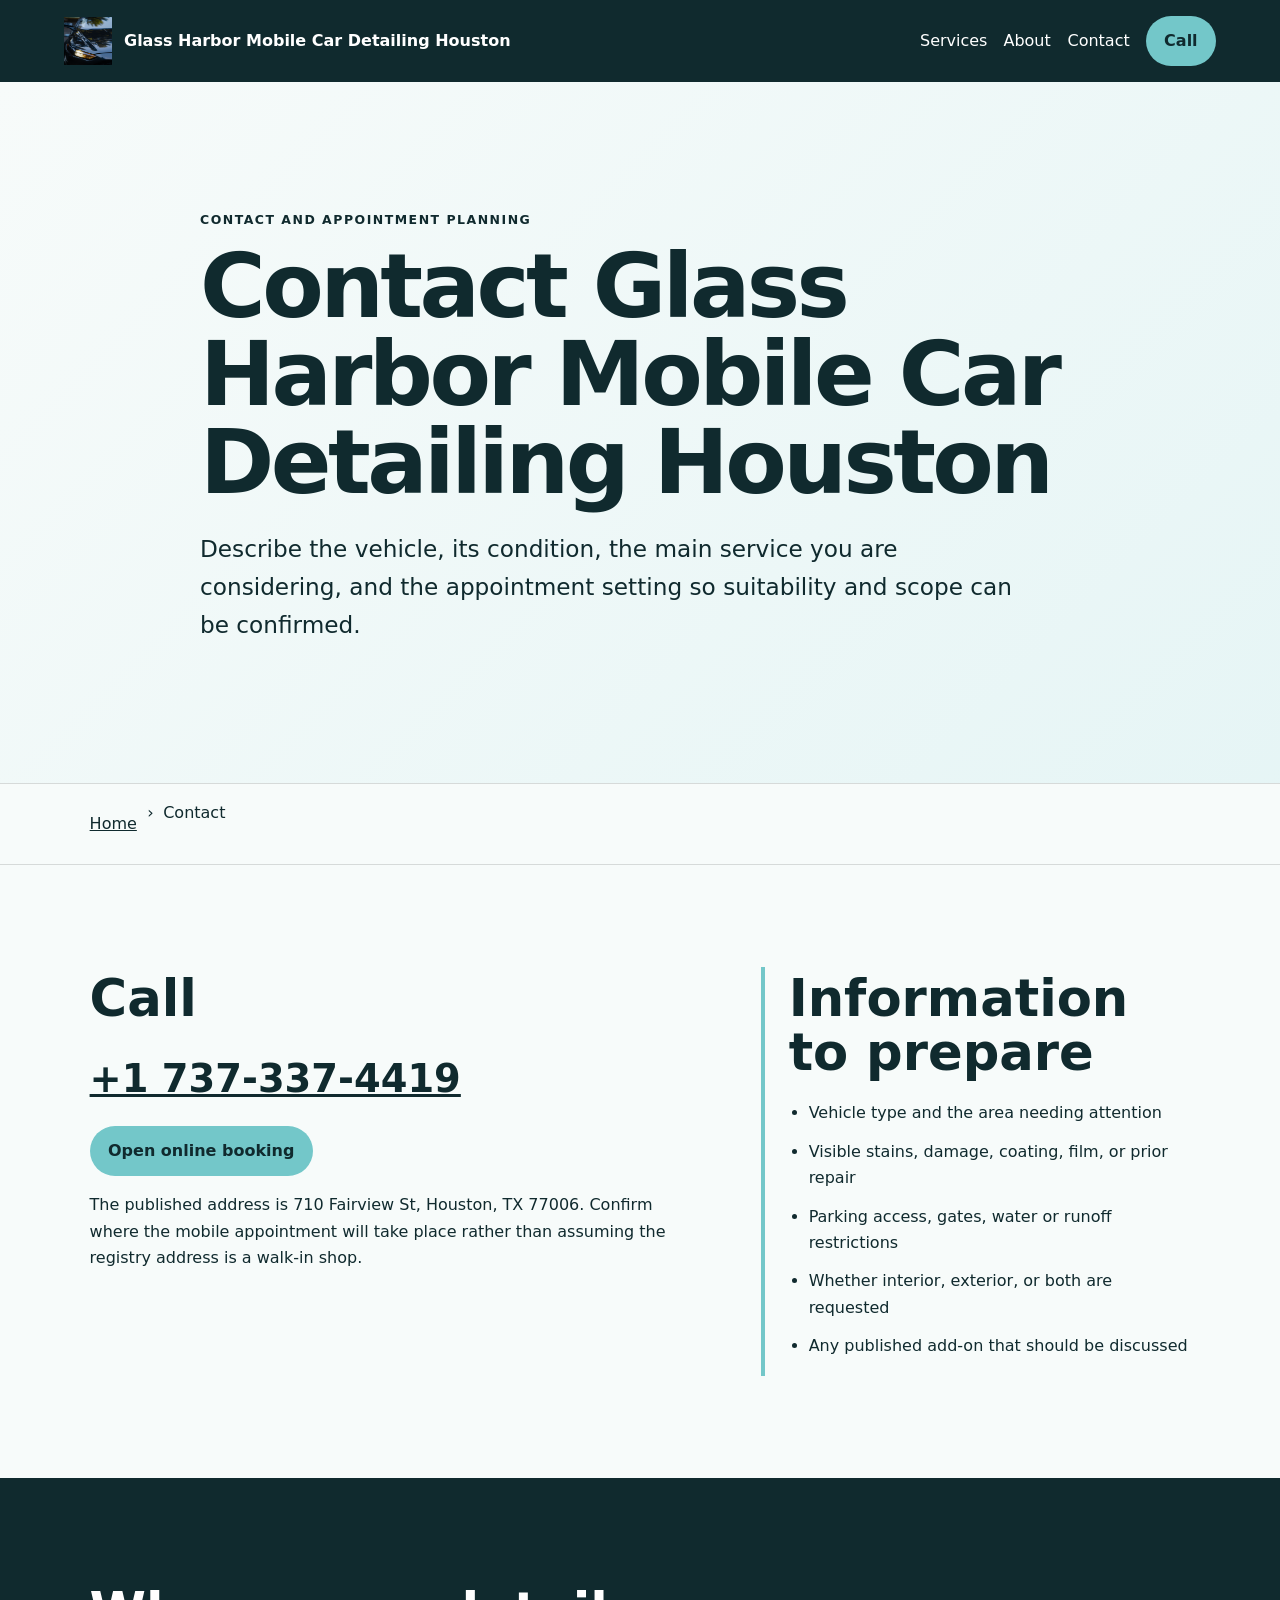
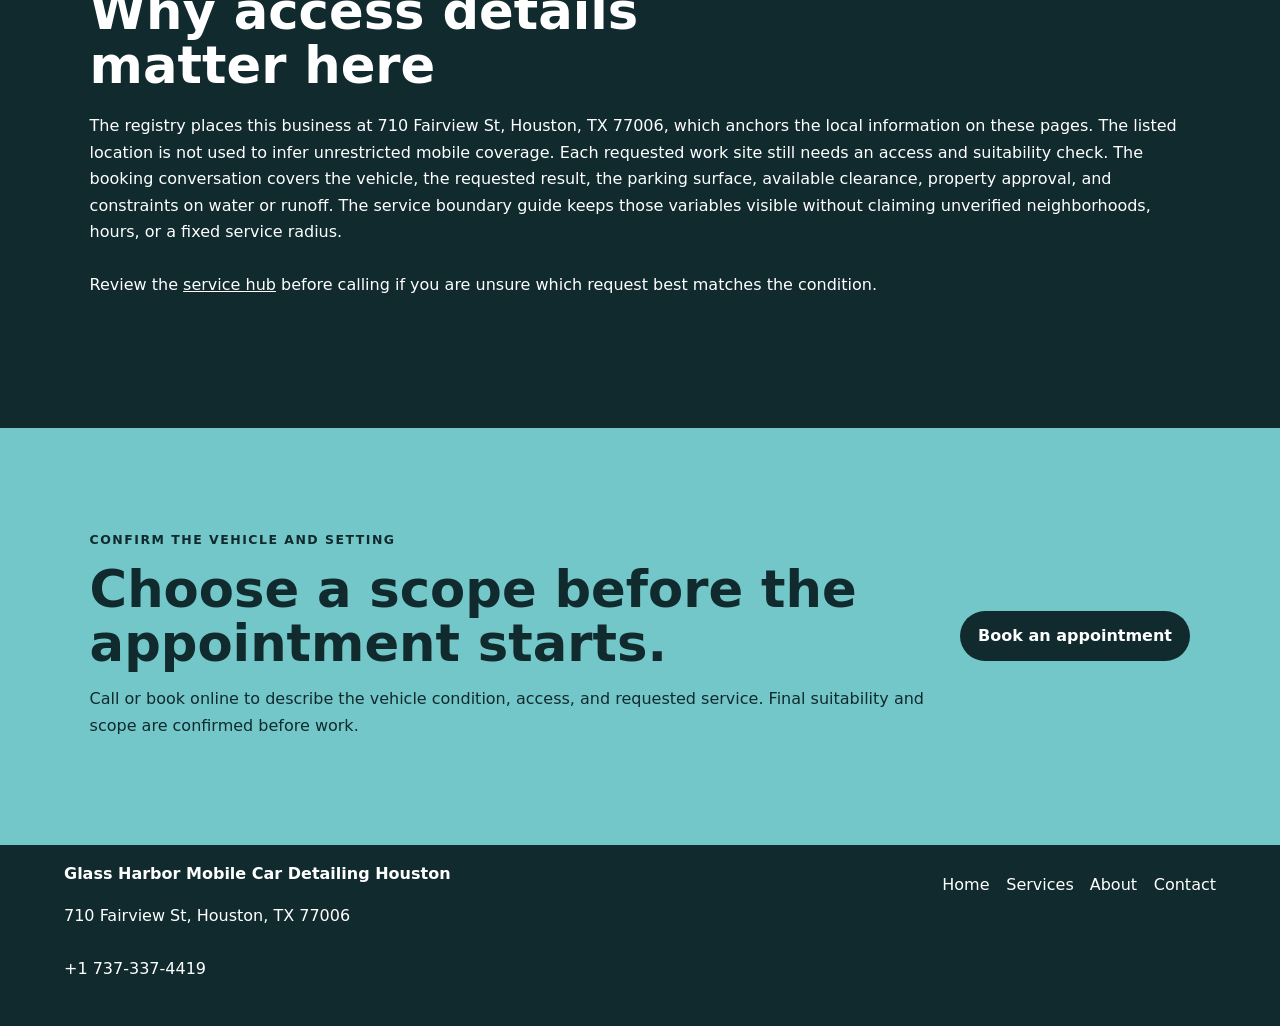
<file: contact/index.html>
<!doctype html>
<html lang="en"><head>
  <meta charset="utf-8"><meta name="viewport" content="width=device-width,initial-scale=1">
  <title>Contact Glass Harbor Mobile Car Detailing Houston | Houston, TX</title>
  <meta name="description" content="Call or book Glass Harbor Mobile Car Detailing Houston and confirm vehicle condition, access, and detailing scope in Houston, TX.">
  <meta name="robots" content="index, follow, max-image-preview:large, max-snippet:-1">
  <link rel="canonical" href="https://glassharbordetailing.shop/contact/">
  <meta property="og:type" content="website"><meta property="og:title" content="Contact Glass Harbor Mobile Car Detailing Houston | Houston, TX">
  <meta property="og:description" content="Call or book Glass Harbor Mobile Car Detailing Houston and confirm vehicle condition, access, and detailing scope in Houston, TX."><meta property="og:url" content="https://glassharbordetailing.shop/contact/">
  <meta property="og:image" content="https://glassharbordetailing.shop/assets/hero-wash.jpg"><meta name="twitter:card" content="summary_large_image">
  <link rel="icon" href="/assets/favicon.svg"><link rel="stylesheet" href="/seo-pages.css"><script type="application/ld+json">{
  "@context": "https://schema.org",
  "@graph": [
    {
      "@type": "BreadcrumbList",
      "@id": "https://glassharbordetailing.shop/contact/#breadcrumb",
      "itemListElement": [
        {
          "@type": "ListItem",
          "position": 1,
          "name": "Home",
          "item": "https://glassharbordetailing.shop/"
        },
        {
          "@type": "ListItem",
          "position": 2,
          "name": "Contact Glass Harbor Mobile Car Detailing Houston | Houston, TX",
          "item": "https://glassharbordetailing.shop/contact/"
        }
      ]
    },
    {
      "@type": "WebPage",
      "@id": "https://glassharbordetailing.shop/contact/#webpage",
      "url": "https://glassharbordetailing.shop/contact/",
      "name": "Contact Glass Harbor Mobile Car Detailing Houston | Houston, TX",
      "description": "Call or book Glass Harbor Mobile Car Detailing Houston and confirm vehicle condition, access, and detailing scope in Houston, TX.",
      "breadcrumb": {
        "@id": "https://glassharbordetailing.shop/contact/#breadcrumb"
      },
      "isPartOf": {
        "@id": "https://glassharbordetailing.shop/#website"
      },
      "about": {
        "@id": "https://glassharbordetailing.shop/#business"
      }
    },
    {
      "@type": "ImageObject",
      "@id": "https://glassharbordetailing.shop/contact/#primaryimage",
      "contentUrl": "https://glassharbordetailing.shop/assets/hero-wash.jpg",
      "caption": "Illustrative detailing artwork for Glass Harbor Mobile Car Detailing Houston",
      "representativeOfPage": true
    }
  ]
}</script>
</head><body style="--pilot-accent:#73c7c9;--pilot-dark:#102a2e;--pilot-paper:#f7fbfa">
<a class="skip-link" href="#content">Skip to content</a>
<header class="pilot-header"><a class="pilot-brand" href="/"><img src="/assets/hero-wash.jpg" width="48" height="48" alt=""><span>Glass Harbor Mobile Car Detailing Houston</span></a>
<nav aria-label="Primary navigation"><a href="/services/">Services</a><a href="/about/">About</a><a href="/contact/">Contact</a><a class="pilot-call" href="tel:+17373374419">Call</a></nav></header>
<main id="content"><section class="pilot-hero text-only"><div><p class="eyebrow">Contact and appointment planning</p><h1>Contact Glass Harbor Mobile Car Detailing Houston</h1><p class="pilot-answer">Describe the vehicle, its condition, the main service you are considering, and the appointment setting so suitability and scope can be confirmed.</p></div></section><nav class="breadcrumbs" aria-label="Breadcrumb"><a href="/">Home</a><span>›</span><span>Contact</span></nav>
<section class="pilot-section pilot-grid"><div><h2>Call</h2><p><a class="large-link" href="tel:+17373374419">+1 737-337-4419</a></p><p><a class="pilot-button" href="https://cal.com/sumitdatta/auto-detail-service">Open online booking</a></p><p>The published address is 710 Fairview St, Houston, TX 77006. Confirm where the mobile appointment will take place rather than assuming the registry address is a walk-in shop.</p></div><aside><h2>Information to prepare</h2><ul class="checklist"><li>Vehicle type and the area needing attention</li><li>Visible stains, damage, coating, film, or prior repair</li><li>Parking access, gates, water or runoff restrictions</li><li>Whether interior, exterior, or both are requested</li><li>Any published add-on that should be discussed</li></ul></aside></section>
<section class="pilot-section tone"><h2>Why access details matter here</h2><p>The registry places this business at 710 Fairview St, Houston, TX 77006, which anchors the local information on these pages. The listed location is not used to infer unrestricted mobile coverage. Each requested work site still needs an access and suitability check. The booking conversation covers the vehicle, the requested result, the parking surface, available clearance, property approval, and constraints on water or runoff. The service boundary guide keeps those variables visible without claiming unverified neighborhoods, hours, or a fixed service radius.</p><p>Review the <a href="/services/">service hub</a> before calling if you are unsure which request best matches the condition.</p></section>
<section class="pilot-cta"><div><p class="eyebrow">Confirm the vehicle and setting</p><h2>Choose a scope before the appointment starts.</h2><p>Call or book online to describe the vehicle condition, access, and requested service. Final suitability and scope are confirmed before work.</p></div><a class="pilot-button" href="https://cal.com/sumitdatta/auto-detail-service">Book an appointment</a></section>
</main><footer class="pilot-footer"><div><strong>Glass Harbor Mobile Car Detailing Houston</strong><p>710 Fairview St, Houston, TX 77006</p><p><a href="tel:+17373374419">+1 737-337-4419</a></p></div><nav aria-label="Footer navigation"><a href="/">Home</a><a href="/services/">Services</a><a href="/about/">About</a><a href="/contact/">Contact</a></nav></footer>
</body></html>
</file>
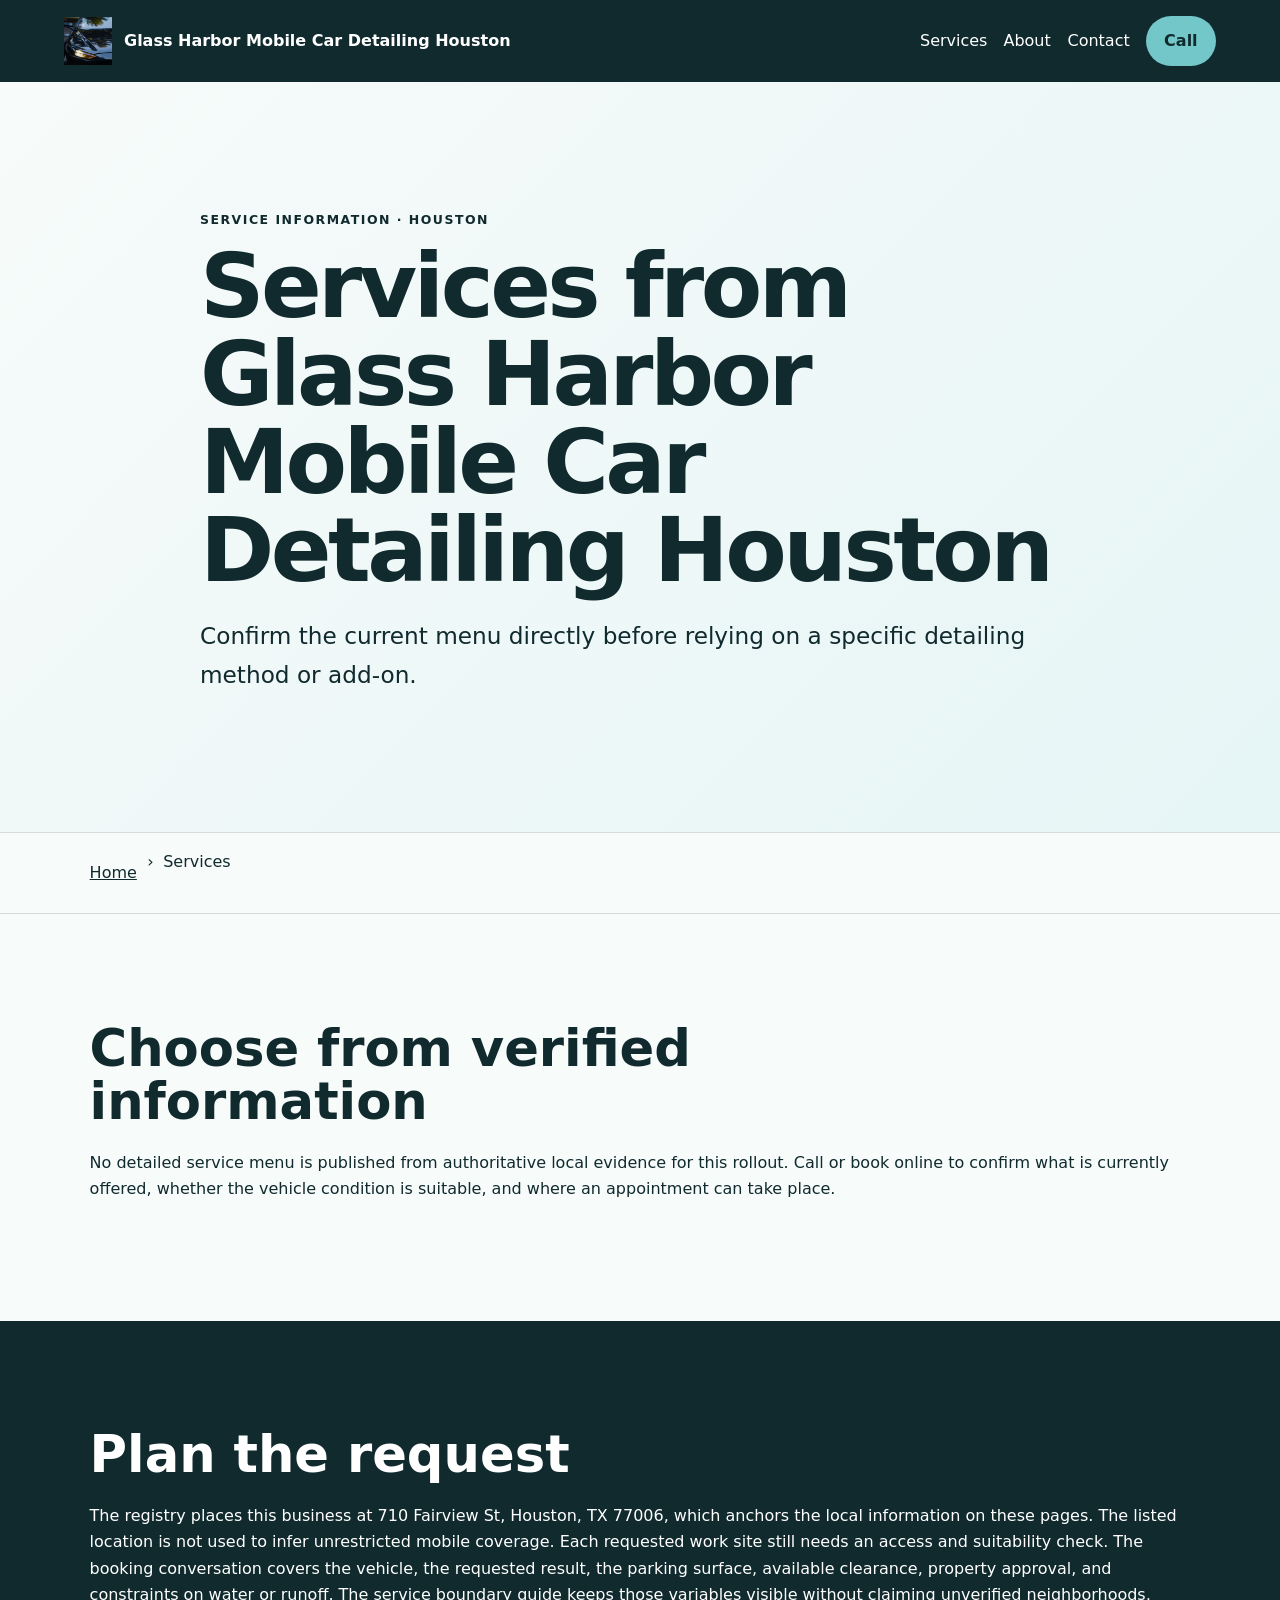
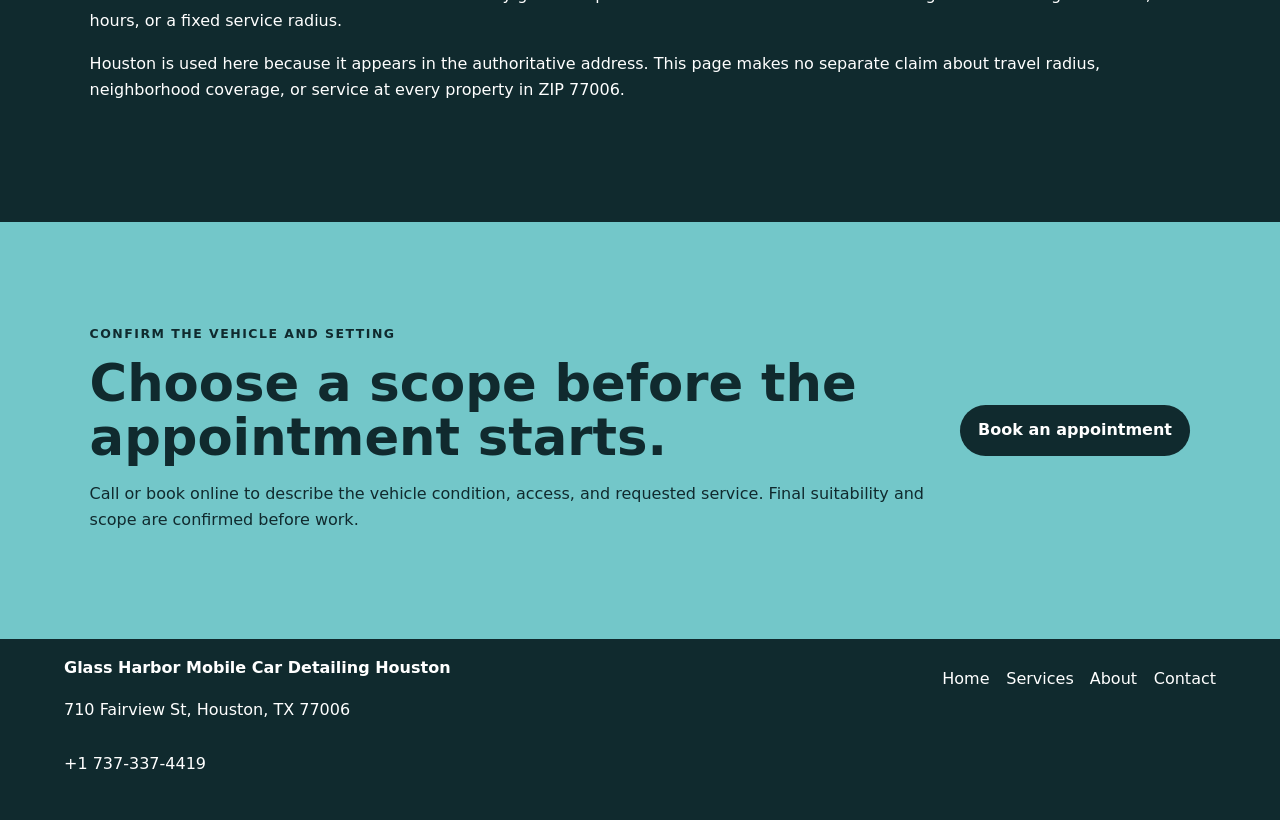
<file: services/index.html>
<!doctype html>
<html lang="en"><head>
  <meta charset="utf-8"><meta name="viewport" content="width=device-width,initial-scale=1">
  <title>Services | Glass Harbor Mobile Car Detailing Houston in Houston, TX</title>
  <meta name="description" content="Review verified service information and contact Glass Harbor Mobile Car Detailing Houston in Houston, TX to confirm current scope and appointment access.">
  <meta name="robots" content="index, follow, max-image-preview:large, max-snippet:-1">
  <link rel="canonical" href="https://glassharbordetailing.shop/services/">
  <meta property="og:type" content="website"><meta property="og:title" content="Services | Glass Harbor Mobile Car Detailing Houston in Houston, TX">
  <meta property="og:description" content="Review verified service information and contact Glass Harbor Mobile Car Detailing Houston in Houston, TX to confirm current scope and appointment access."><meta property="og:url" content="https://glassharbordetailing.shop/services/">
  <meta property="og:image" content="https://glassharbordetailing.shop/assets/hero-wash.jpg"><meta name="twitter:card" content="summary_large_image">
  <link rel="icon" href="/assets/favicon.svg"><link rel="stylesheet" href="/seo-pages.css"><script type="application/ld+json">{
  "@context": "https://schema.org",
  "@graph": [
    {
      "@type": "BreadcrumbList",
      "@id": "https://glassharbordetailing.shop/services/#breadcrumb",
      "itemListElement": [
        {
          "@type": "ListItem",
          "position": 1,
          "name": "Home",
          "item": "https://glassharbordetailing.shop/"
        },
        {
          "@type": "ListItem",
          "position": 2,
          "name": "Services",
          "item": "https://glassharbordetailing.shop/services/"
        }
      ]
    },
    {
      "@type": "WebPage",
      "@id": "https://glassharbordetailing.shop/services/#webpage",
      "url": "https://glassharbordetailing.shop/services/",
      "name": "Services | Glass Harbor Mobile Car Detailing Houston in Houston, TX",
      "description": "Review verified service information and contact Glass Harbor Mobile Car Detailing Houston in Houston, TX to confirm current scope and appointment access.",
      "breadcrumb": {
        "@id": "https://glassharbordetailing.shop/services/#breadcrumb"
      },
      "isPartOf": {
        "@id": "https://glassharbordetailing.shop/#website"
      },
      "about": {
        "@id": "https://glassharbordetailing.shop/#business"
      }
    },
    {
      "@type": "ImageObject",
      "@id": "https://glassharbordetailing.shop/services/#primaryimage",
      "contentUrl": "https://glassharbordetailing.shop/assets/hero-wash.jpg",
      "caption": "Illustrative detailing artwork for Glass Harbor Mobile Car Detailing Houston",
      "representativeOfPage": true
    }
  ]
}</script>
</head><body style="--pilot-accent:#73c7c9;--pilot-dark:#102a2e;--pilot-paper:#f7fbfa">
<a class="skip-link" href="#content">Skip to content</a>
<header class="pilot-header"><a class="pilot-brand" href="/"><img src="/assets/hero-wash.jpg" width="48" height="48" alt=""><span>Glass Harbor Mobile Car Detailing Houston</span></a>
<nav aria-label="Primary navigation"><a href="/services/">Services</a><a href="/about/">About</a><a href="/contact/">Contact</a><a class="pilot-call" href="tel:+17373374419">Call</a></nav></header>
<main id="content"><section class="pilot-hero text-only"><div><p class="eyebrow">Service information · Houston</p><h1>Services from Glass Harbor Mobile Car Detailing Houston</h1><p class="pilot-answer">Confirm the current menu directly before relying on a specific detailing method or add-on.</p></div></section>
<nav class="breadcrumbs" aria-label="Breadcrumb"><a href="/">Home</a><span>›</span><span>Services</span></nav>
<section class="pilot-section"><h2>Choose from verified information</h2><p>No detailed service menu is published from authoritative local evidence for this rollout. Call or book online to confirm what is currently offered, whether the vehicle condition is suitable, and where an appointment can take place.</p></section>
<section class="pilot-section tone"><h2>Plan the request</h2><p>The registry places this business at 710 Fairview St, Houston, TX 77006, which anchors the local information on these pages. The listed location is not used to infer unrestricted mobile coverage. Each requested work site still needs an access and suitability check. The booking conversation covers the vehicle, the requested result, the parking surface, available clearance, property approval, and constraints on water or runoff. The service boundary guide keeps those variables visible without claiming unverified neighborhoods, hours, or a fixed service radius.</p><p>Houston is used here because it appears in the authoritative address. This page makes no separate claim about travel radius, neighborhood coverage, or service at every property in ZIP 77006.</p></section>
<section class="pilot-cta"><div><p class="eyebrow">Confirm the vehicle and setting</p><h2>Choose a scope before the appointment starts.</h2><p>Call or book online to describe the vehicle condition, access, and requested service. Final suitability and scope are confirmed before work.</p></div><a class="pilot-button" href="https://cal.com/sumitdatta/auto-detail-service">Book an appointment</a></section>
</main><footer class="pilot-footer"><div><strong>Glass Harbor Mobile Car Detailing Houston</strong><p>710 Fairview St, Houston, TX 77006</p><p><a href="tel:+17373374419">+1 737-337-4419</a></p></div><nav aria-label="Footer navigation"><a href="/">Home</a><a href="/services/">Services</a><a href="/about/">About</a><a href="/contact/">Contact</a></nav></footer>
</body></html>
</file>
<file: styles.css>
:root {
  --ink: #0b202b;
  --ink-soft: #18343f;
  --glass: #f4f9fa;
  --white: #ffffff;
  --harbor: #116c8c;
  --cyan: #75d9e8;
  --cyan-pale: #d8f5f8;
  --coral: #f06551;
  --line: rgba(11, 32, 43, 0.14);
  --shadow: 0 24px 70px rgba(8, 36, 48, 0.14);
  --display: "Bricolage Grotesque", "Arial Narrow", sans-serif;
  --body: "Albert Sans", Arial, sans-serif;
  --mono: "IBM Plex Mono", monospace;
  --shell: min(1180px, calc(100vw - 48px));
}

* { box-sizing: border-box; }
html { scroll-behavior: smooth; }
body {
  margin: 0;
  overflow-x: hidden;
  color: var(--ink);
  background: var(--glass);
  font-family: var(--body);
  line-height: 1.6;
  -webkit-font-smoothing: antialiased;
}
img { display: block; max-width: 100%; }
a { color: inherit; }
button, a { -webkit-tap-highlight-color: transparent; }
a:focus-visible, button:focus-visible, summary:focus-visible {
  outline: 3px solid var(--coral);
  outline-offset: 4px;
}
.sr-only {
  position: absolute;
  width: 1px;
  height: 1px;
  padding: 0;
  margin: -1px;
  overflow: hidden;
  clip: rect(0, 0, 0, 0);
  white-space: nowrap;
  border: 0;
}
.skip-link {
  position: fixed;
  z-index: 100;
  top: -90px;
  left: 10px;
  padding: 10px 16px;
  color: var(--white);
  background: var(--ink);
  transition: top 150ms ease;
}
.skip-link:focus { top: 10px; }
.section-shell { width: var(--shell); margin-inline: auto; }

.site-header {
  position: absolute;
  z-index: 20;
  top: 16px;
  left: 50%;
  display: flex;
  align-items: center;
  justify-content: space-between;
  width: var(--shell);
  min-height: 74px;
  padding: 10px 12px 10px 14px;
  border: 1px solid rgba(11, 32, 43, 0.16);
  background: rgba(244, 249, 250, 0.96);
  box-shadow: 0 14px 38px rgba(8, 36, 48, 0.16);
  backdrop-filter: blur(16px) saturate(125%);
  -webkit-backdrop-filter: blur(16px) saturate(125%);
  transform: translateX(-50%);
}
.brand { display: inline-flex; align-items: center; gap: 12px; text-decoration: none; }
.brand img { width: 46px; height: 46px; }
.brand-copy { display: grid; line-height: 1.05; }
.brand-copy strong { font-family: var(--display); font-size: 1.08rem; letter-spacing: -0.02em; }
.brand-copy small {
  margin-top: 6px;
  color: var(--harbor);
  font-family: var(--mono);
  font-size: 0.62rem;
  letter-spacing: 0.08em;
  text-transform: uppercase;
}
.site-nav { display: flex; align-items: center; gap: 32px; font-weight: 600; }
.site-nav a { text-decoration: none; }
.site-nav > a:not(.nav-call):not(.nav-book) { position: relative; font-size: 0.92rem; }
.site-nav > a:not(.nav-call):not(.nav-book)::after {
  position: absolute;
  bottom: -5px;
  left: 0;
  width: 100%;
  height: 2px;
  background: var(--harbor);
  content: "";
  transform: scaleX(0);
  transform-origin: right;
  transition: transform 180ms ease;
}
.site-nav > a:hover::after { transform: scaleX(1); transform-origin: left; }
.nav-call {
  padding: 11px 16px;
  color: var(--white);
  background: var(--ink);
  font-family: var(--mono);
  font-size: 0.75rem;
  letter-spacing: 0.02em;
}
.nav-book {
  padding: 11px 16px;
  border: 1px solid var(--ink);
  color: var(--ink);
  font-family: var(--mono);
  font-size: 0.75rem;
  letter-spacing: 0.02em;
}
.nav-book:hover { color: var(--white); background: var(--harbor); border-color: var(--harbor); }
.menu-toggle { display: none; }

.hero {
  position: relative;
  display: grid;
  grid-template-columns: minmax(0, 1.05fr) minmax(400px, 0.95fr);
  grid-template-rows: minmax(680px, auto) auto;
  min-height: 820px;
  overflow: hidden;
  background:
    radial-gradient(circle at 18% 28%, rgba(117, 217, 232, 0.32), transparent 25%),
    linear-gradient(112deg, var(--glass) 0 57%, #d8eff2 57% 100%);
}
.hero::before {
  position: absolute;
  inset: 0 auto 0 53%;
  width: 1px;
  background: linear-gradient(transparent, var(--line) 15% 78%, transparent);
  content: "";
}
.hero-copy {
  align-self: center;
  width: min(670px, calc(100vw - 48px));
  padding: 150px 6vw 90px max(24px, calc((100vw - 1180px) / 2));
}
.eyebrow {
  margin: 0 0 24px;
  color: var(--harbor);
  font-family: var(--mono);
  font-size: 0.72rem;
  font-weight: 600;
  letter-spacing: 0.11em;
  text-transform: uppercase;
}
.eyebrow span { margin-left: 12px; padding-left: 12px; border-left: 1px solid currentColor; }
h1, h2, h3 { margin-top: 0; font-family: var(--display); line-height: 0.98; letter-spacing: -0.055em; }
h1 { max-width: 760px; margin-bottom: 30px; font-size: clamp(4rem, 7.4vw, 7.4rem); font-weight: 600; }
h1 em, h2 em { color: var(--harbor); font-style: normal; }
.hero-lede { max-width: 570px; margin: 0; color: var(--ink-soft); font-size: 1.14rem; }
.hero-actions { display: flex; align-items: center; gap: 28px; margin-top: 38px; }
.button {
  display: inline-flex;
  align-items: center;
  justify-content: center;
  min-height: 58px;
  padding: 12px 20px;
  border: 1px solid transparent;
  text-decoration: none;
  transition: transform 180ms ease, box-shadow 180ms ease, background 180ms ease;
}
.button:hover { transform: translateY(-3px); }
.button-primary {
  display: grid;
  min-width: 242px;
  color: var(--white);
  background: var(--coral);
  box-shadow: 0 16px 36px rgba(240, 101, 81, 0.25);
  line-height: 1.2;
}
.button-primary span { font-size: 0.78rem; font-weight: 600; }
.button-primary strong { font-family: var(--mono); font-size: 0.95rem; }
.button-book {
  display: grid;
  min-width: 200px;
  border-color: var(--ink);
  color: var(--ink);
  background: transparent;
  line-height: 1.2;
}
.button-book:hover { color: var(--white); background: var(--ink); }
.button-book span { font-size: 0.78rem; font-weight: 600; }
.button-book strong { font-family: var(--mono); font-size: 0.95rem; }
.final-cta-actions { display: flex; flex-wrap: wrap; justify-content: center; gap: 18px; }
.final-cta .button-book { border-color: var(--white); color: var(--white); }
.final-cta .button-book:hover { color: var(--ink); background: var(--white); }
.button-light-alt { color: var(--ink); background: transparent; border-color: var(--ink); }
.text-link { font-weight: 700; text-underline-offset: 6px; }
.text-link span { margin-left: 5px; color: var(--harbor); }
.micro-note { margin: 20px 0 0; color: #59717a; font-family: var(--mono); font-size: 0.68rem; }
.hero-visual { position: relative; min-height: 680px; overflow: hidden; }
.hero-visual::after {
  position: absolute;
  inset: 0;
  background: linear-gradient(90deg, rgba(11, 32, 43, 0.1), transparent 35%), linear-gradient(0deg, rgba(11, 32, 43, 0.6), transparent 40%);
  content: "";
}
.hero-visual img { width: 100%; height: 100%; object-fit: cover; object-position: 53% 47%; }
.hero-caption {
  position: absolute;
  z-index: 2;
  right: 34px;
  bottom: 34px;
  display: grid;
  padding: 16px 18px;
  color: var(--white);
  border-left: 3px solid var(--cyan);
  background: rgba(11, 32, 43, 0.74);
  backdrop-filter: blur(10px);
}
.hero-caption span { font-family: var(--mono); font-size: 0.65rem; letter-spacing: 0.09em; text-transform: uppercase; }
.hero-caption strong { font-family: var(--display); font-size: 1.12rem; }
.clarity-rail {
  position: relative;
  grid-column: 1 / -1;
  width: 100%;
  padding: 28px max(24px, calc((100vw - 1180px) / 2)) 30px;
  color: var(--white);
  background: var(--ink);
}
.clarity-rail ol { display: grid; grid-template-columns: repeat(4, 1fr); gap: 26px; margin: 0; padding: 0; list-style: none; }
.clarity-rail li { display: grid; grid-template-columns: auto 1fr; align-items: center; gap: 14px; }
.clarity-rail li span { color: var(--cyan); font-family: var(--mono); font-size: 0.65rem; }
.clarity-rail li strong { font-family: var(--display); font-size: 1.04rem; letter-spacing: -0.02em; }
.rail-line { position: absolute; top: 0; right: 0; left: 0; height: 2px; background: rgba(255, 255, 255, 0.12); }
.rail-line span {
  display: block;
  width: 26%;
  height: 100%;
  background: linear-gradient(90deg, transparent, var(--cyan), var(--white), var(--cyan), transparent);
  box-shadow: 0 0 18px var(--cyan);
  animation: inspect 5s ease-in-out infinite alternate;
}
@keyframes inspect { from { transform: translateX(-20%); } to { transform: translateX(300%); } }

.intro { display: grid; grid-template-columns: 0.65fr 2fr; gap: 60px; padding-block: 145px; }
.section-label { color: var(--harbor); font-family: var(--mono); font-size: 0.7rem; letter-spacing: 0.08em; text-transform: uppercase; }
.intro h2 { max-width: 850px; margin-bottom: 36px; font-size: clamp(3rem, 6vw, 6.2rem); font-weight: 600; }
.intro p { max-width: 660px; margin: 0 0 0 auto; color: #45606a; font-size: 1.12rem; }

.services { padding-bottom: 150px; }
.section-heading { display: grid; grid-template-columns: 1.4fr 0.6fr; gap: 80px; align-items: end; padding-bottom: 48px; border-bottom: 1px solid var(--line); }
.section-heading h2 { max-width: 760px; margin: 0; font-size: clamp(2.9rem, 5vw, 5.4rem); font-weight: 600; }
.section-heading > p { margin: 0; color: #4b646d; }
.service-grid { display: grid; grid-template-columns: 1.12fr 0.88fr; gap: 22px; margin-top: 26px; }
.service-card { display: grid; min-height: 500px; overflow: hidden; background: var(--white); box-shadow: 0 10px 40px rgba(20, 55, 67, 0.07); }
.service-card-featured { grid-row: span 2; }
.service-card:not(.service-card-featured) { grid-template-columns: 1fr 1fr; min-height: 320px; }
.service-image { position: relative; min-height: 250px; overflow: hidden; }
.service-image img { width: 100%; height: 100%; object-fit: cover; transition: transform 600ms cubic-bezier(.2,.7,.2,1); }
.service-card:hover .service-image img { transform: scale(1.035); }
.service-image span {
  position: absolute;
  right: 14px;
  bottom: 14px;
  padding: 7px 10px;
  color: var(--ink);
  background: rgba(244, 249, 250, 0.88);
  font-family: var(--mono);
  font-size: 0.6rem;
  letter-spacing: 0.06em;
  text-transform: uppercase;
  backdrop-filter: blur(8px);
}
.service-body { display: flex; flex-direction: column; justify-content: center; padding: 38px; }
.service-index { margin: 0 0 18px; color: var(--harbor); font-family: var(--mono); font-size: 0.65rem; text-transform: uppercase; }
.service-body h3 { margin-bottom: 18px; font-size: clamp(2rem, 3.4vw, 3.7rem); font-weight: 600; }
.service-body p:not(.service-index) { margin: 0 0 28px; color: #4c656e; }
.service-body a { margin-top: auto; font-weight: 700; text-underline-offset: 5px; }
.service-body a span { color: var(--coral); }
.stock-note { margin: 20px 0 0; color: #6d7f85; font-family: var(--mono); font-size: 0.63rem; }

.process { padding-block: 130px; color: var(--white); background: var(--ink); }
.process-inner { display: grid; grid-template-columns: 0.78fr 1.22fr; gap: 100px; }
.process .eyebrow { color: var(--cyan); }
.process-heading h2 { margin-bottom: 38px; font-size: clamp(3.2rem, 5.4vw, 5.8rem); font-weight: 600; }
.button-light { color: var(--ink); background: var(--cyan); font-weight: 800; }
.process-list { margin: 0; padding: 0; list-style: none; }
.process-list li { display: grid; grid-template-columns: 56px 1fr; gap: 26px; padding: 30px 0; border-top: 1px solid rgba(255, 255, 255, 0.16); }
.process-list li:last-child { border-bottom: 1px solid rgba(255, 255, 255, 0.16); }
.process-list > li > span { color: var(--cyan); font-family: var(--mono); font-size: 0.72rem; }
.process-list h3 { margin-bottom: 8px; font-size: 1.65rem; letter-spacing: -0.025em; }
.process-list p { margin: 0; color: #afc3ca; }

.inspection { display: grid; grid-template-columns: 0.82fr 1.18fr; gap: 100px; padding-block: 145px; }
.inspection h2 { margin-bottom: 30px; font-size: clamp(3.5rem, 6vw, 6.5rem); font-weight: 600; }
.inspection-copy > p:last-child { max-width: 480px; color: #506870; }
.inspection-list { margin: 0; padding: 0; border-top: 1px solid var(--line); list-style: none; }
.inspection-list li { display: grid; grid-template-columns: 48px 1fr 1fr; gap: 20px; align-items: center; padding: 27px 0; border-bottom: 1px solid var(--line); }
.inspection-list span { color: var(--harbor); font-family: var(--mono); font-size: 0.65rem; }
.inspection-list strong { font-family: var(--display); font-size: 1.35rem; letter-spacing: -0.025em; }
.inspection-list small { color: #587078; }

.faq { display: grid; grid-template-columns: 0.75fr 1.25fr; gap: 100px; padding-bottom: 150px; }
.faq h2 { font-size: clamp(3.2rem, 5vw, 5.3rem); font-weight: 600; }
.faq-list { border-top: 1px solid var(--line); }
.faq details { border-bottom: 1px solid var(--line); }
.faq summary { display: flex; align-items: center; justify-content: space-between; gap: 30px; padding: 27px 0; cursor: pointer; font-family: var(--display); font-size: 1.25rem; font-weight: 600; letter-spacing: -0.025em; list-style: none; }
.faq summary::-webkit-details-marker { display: none; }
.faq summary span { display: grid; width: 30px; height: 30px; place-items: center; color: var(--harbor); border: 1px solid var(--line); font-family: var(--body); transition: transform 180ms ease; }
.faq details[open] summary span { transform: rotate(45deg); }
.faq details p { max-width: 650px; margin: -6px 50px 26px 0; color: #526970; }

.final-cta { position: relative; min-height: 630px; overflow: hidden; color: var(--white); background: var(--ink); }
.final-cta::before {
  position: absolute;
  inset: 0;
  background:
    linear-gradient(90deg, rgba(11, 32, 43, 0.95), rgba(11, 32, 43, 0.72)),
    url("assets/hero-wash.jpg") center 44% / cover;
  content: "";
}
.final-cta-glow { position: absolute; top: -20%; left: 30%; width: 2px; height: 145%; background: var(--cyan); box-shadow: 0 0 80px 25px rgba(117, 217, 232, 0.28); transform: rotate(24deg); }
.final-cta-inner { position: relative; z-index: 1; width: var(--shell); margin-inline: auto; padding-block: 110px; }
.final-cta .eyebrow { color: var(--cyan); }
.final-cta h2 { margin-bottom: 45px; font-size: clamp(4rem, 8vw, 8rem); font-weight: 600; }
.final-cta h2 em { color: var(--cyan); }
.button-large { min-width: 290px; padding-block: 16px; }

.site-footer { display: grid; grid-template-columns: 1fr auto auto; gap: 50px; align-items: center; padding: 46px max(24px, calc((100vw - 1180px) / 2)); background: #06171f; color: var(--white); }
.footer-brand .brand-copy small { color: var(--cyan); }
.footer-meta { text-align: right; }
.footer-meta p, .copyright { margin: 0; color: #97afb7; font-size: 0.78rem; }
.footer-meta a { font-family: var(--mono); font-size: 0.78rem; }
.copyright { font-family: var(--mono); font-size: 0.62rem; }
.mobile-bar { display: none; }

.reveal { opacity: 1; transform: none; }
.js .reveal { opacity: 0; transform: translateY(24px); transition: opacity 650ms ease, transform 650ms cubic-bezier(.2,.7,.2,1); }
.js .reveal.is-visible { opacity: 1; transform: none; }

@media (max-width: 980px) {
  :root { --shell: min(100% - 36px, 760px); }
  .site-header { top: 10px; min-height: 68px; }
  .menu-toggle { display: grid; width: 44px; height: 44px; padding: 12px; place-content: center; gap: 6px; border: 0; background: var(--ink); }
  .menu-toggle span:not(.sr-only) { display: block; width: 20px; height: 2px; background: var(--white); transition: transform 180ms ease; }
  .menu-toggle[aria-expanded="true"] span:nth-child(2) { transform: translateY(4px) rotate(45deg); }
  .menu-toggle[aria-expanded="true"] span:nth-child(3) { transform: translateY(-4px) rotate(-45deg); }
  .site-nav { position: absolute; top: calc(100% + 8px); right: 0; display: none; align-items: stretch; width: min(310px, calc(100vw - 36px)); padding: 20px; gap: 0; border: 1px solid var(--line); background: var(--white); box-shadow: var(--shadow); }
  .site-nav.is-open { display: grid; }
  .site-nav a { padding: 14px 10px; }
  .site-nav .nav-call { margin-top: 8px; text-align: center; }
  .hero { display: block; padding-top: 100px; background: linear-gradient(180deg, var(--glass), #e1f3f5); }
  .hero::before { display: none; }
  .hero-copy { width: var(--shell); margin: 0 auto; padding: 50px 0 55px; }
  .hero-visual { width: var(--shell); min-height: 520px; margin-inline: auto; }
  .clarity-rail { margin-top: 24px; }
  .intro, .section-heading, .process-inner, .inspection, .faq { grid-template-columns: 1fr; gap: 48px; }
  .intro { padding-block: 110px; }
  .intro p { margin-left: 0; }
  .section-heading { gap: 30px; }
  .service-grid { grid-template-columns: 1fr; }
  .service-card-featured { grid-row: auto; }
  .service-card:not(.service-card-featured) { min-height: 380px; }
  .process, .inspection { padding-block: 110px; }
  .faq { padding-bottom: 110px; }
  .site-footer { grid-template-columns: 1fr 1fr; }
  .copyright { grid-column: 1 / -1; }
}

@media (max-width: 620px) {
  :root { --shell: calc(100% - 28px); }
  body { padding-bottom: 74px; }
  .brand-copy strong { font-size: 0.96rem; }
  .brand-copy small { font-size: 0.52rem; }
  .hero { padding-top: 80px; }
  .hero-copy { padding-top: 42px; }
  .eyebrow span { display: block; margin: 7px 0 0; padding: 0; border: 0; }
  h1 { font-size: clamp(3.35rem, 16vw, 5rem); }
  .hero-lede { font-size: 1rem; }
  .hero-actions { align-items: stretch; flex-direction: column; gap: 18px; }
  .button-primary, .button-book { width: 100%; }
  .text-link { align-self: flex-start; }
  .hero-visual { min-height: 420px; }
  .hero-caption { right: 16px; bottom: 16px; left: 16px; }
  .clarity-rail { padding: 24px 14px; }
  .clarity-rail ol { grid-template-columns: repeat(2, 1fr); gap: 22px 12px; }
  .intro { gap: 28px; padding-block: 90px; }
  .intro h2, .section-heading h2, .process-heading h2, .inspection h2, .faq h2 { font-size: clamp(2.85rem, 13vw, 4.5rem); }
  .services { padding-bottom: 90px; }
  .service-card:not(.service-card-featured) { grid-template-columns: 1fr; }
  .service-card:not(.service-card-featured) .service-body { order: 2; }
  .service-card { min-height: auto; }
  .service-image { min-height: 260px; }
  .service-body { min-height: 300px; padding: 30px 24px; }
  .process, .inspection { padding-block: 90px; }
  .process-inner, .inspection, .faq { gap: 42px; }
  .process-list li { grid-template-columns: 38px 1fr; gap: 14px; }
  .inspection-list li { grid-template-columns: 34px 1fr; gap: 12px; }
  .inspection-list small { grid-column: 2; }
  .faq { padding-bottom: 90px; }
  .faq summary { font-size: 1.05rem; }
  .final-cta { min-height: 560px; }
  .final-cta-inner { padding-block: 90px; }
  .final-cta h2 { font-size: clamp(3.8rem, 17vw, 5.8rem); }
  .site-footer { grid-template-columns: 1fr; gap: 26px; padding-block: 40px; }
  .footer-meta { text-align: left; }
  .copyright { grid-column: auto; }
  .mobile-bar {
    position: fixed;
    z-index: 50;
    right: 0;
    bottom: 0;
    left: 0;
    display: grid;
    grid-template-columns: 1.6fr 1fr;
    box-shadow: 0 -12px 30px rgba(11, 32, 43, 0.18);
  }
  .mobile-call, .mobile-book {
    display: flex;
    align-items: center;
    justify-content: space-between;
    gap: 8px;
    min-height: 74px;
    padding: 12px 18px;
    color: var(--white);
    text-decoration: none;
  }
  .mobile-call { background: var(--coral); }
  .mobile-book { justify-content: center; background: var(--ink); }
  .mobile-call span, .mobile-book span { font-size: 0.8rem; font-weight: 700; }
  .mobile-call strong, .mobile-book strong { font-family: var(--mono); font-size: 0.84rem; }
  .mobile-book { flex-direction: column; gap: 2px; }
  .final-cta-actions { flex-direction: column; align-items: stretch; }
}

@media (prefers-reduced-motion: reduce) {
  html { scroll-behavior: auto; }
  *, *::before, *::after { animation-duration: 0.01ms !important; animation-iteration-count: 1 !important; transition-duration: 0.01ms !important; }
  .reveal { opacity: 1; transform: none; }
}

.footer-meta a + a { margin-left: 16px; }
.hero-actions { flex-wrap: wrap; gap: 18px 22px; }


/* ---------- Pricing ---------- */
.rates {
  --p-band: var(--glass);
  --p-surface: var(--white);
  --p-ink: var(--ink);
  --p-muted: var(--ink-soft);
  --p-line: var(--line);
  --p-accent: var(--harbor);
  --p-accent-ink: #ffffff;
  --p-badge-ink: #10161a;
  --p-hi: var(--coral);
  padding: clamp(72px, 9vw, 130px) clamp(22px, 5vw, 60px);
  background: var(--p-band);
  color: var(--p-ink);
}
.rates-shell { width: min(1180px, 100%); margin-inline: auto; }
.rates-head { max-width: 60ch; margin-bottom: clamp(34px, 4vw, 54px); }
.rates-eyebrow {
  margin: 0 0 14px;
  font-family: var(--body);
  font-size: 11px;
  font-weight: 800;
  letter-spacing: .18em;
  text-transform: uppercase;
  color: var(--p-accent);
}
.rates-head h2 {
  margin: 0 0 14px;
  font-family: var(--display);
  font-size: clamp(30px, 3.6vw, 48px);
  line-height: 1.05;
  letter-spacing: -.02em;
  color: var(--p-ink);
}
.rates-intro { margin: 0; color: var(--p-muted); font-size: 1.02rem; line-height: 1.6; }
.rate-grid {
  display: grid;
  grid-template-columns: repeat(3, 1fr);
  gap: 18px;
  align-items: stretch;
}
.rate-card {
  position: relative;
  display: flex;
  flex-direction: column;
  gap: 4px;
  padding: clamp(26px, 2.4vw, 36px);
  background: var(--p-surface);
  border: 1px solid var(--p-line);
  border-radius: 4px;
}
.rate-card-featured {
  border-color: var(--p-accent);
  box-shadow: 0 24px 60px rgba(0, 0, 0, .10);
}
.rate-badge {
  position: absolute;
  top: 0;
  right: clamp(26px, 2.4vw, 36px);
  transform: translateY(-50%);
  padding: 6px 12px;
  background: var(--p-hi);
  color: var(--p-badge-ink);
  font-family: var(--body);
  font-size: 10px;
  font-weight: 800;
  letter-spacing: .14em;
  text-transform: uppercase;
  border-radius: 999px;
}
.rate-card h3 {
  margin: 0;
  font-family: var(--display);
  font-size: clamp(21px, 1.9vw, 26px);
  letter-spacing: -.01em;
  color: var(--p-ink);
}
.rate-figure {
  margin: 6px 0 0;
  font-family: var(--display);
  font-size: clamp(40px, 4.2vw, 56px);
  line-height: 1;
  letter-spacing: -.03em;
  color: var(--p-accent);
}
.rate-note { margin: 12px 0 0; color: var(--p-muted); font-size: .92rem; line-height: 1.5; }
.rate-list {
  list-style: none;
  margin: 22px 0 0;
  padding: 22px 0 0;
  border-top: 1px solid var(--p-line);
  display: grid;
  align-content: start;
  gap: 10px;
  flex: 1;
}
.rate-list li {
  position: relative;
  padding-left: 26px;
  font-size: .95rem;
  line-height: 1.45;
  color: var(--p-ink);
}
.rate-list li::before {
  content: "";
  position: absolute;
  left: 0;
  top: .28em;
  width: 15px;
  height: 8px;
  border-left: 2px solid var(--p-hi);
  border-bottom: 2px solid var(--p-hi);
  transform: rotate(-45deg);
}
.rate-cta {
  display: inline-flex;
  align-items: center;
  justify-content: center;
  margin-top: 28px;
  min-height: 52px;
  padding: 0 22px;
  background: var(--p-accent);
  color: var(--p-accent-ink);
  border: 1px solid var(--p-accent);
  border-radius: 999px;
  font-family: var(--body);
  font-size: 12px;
  font-weight: 800;
  letter-spacing: .1em;
  text-transform: uppercase;
  text-decoration: none;
  transition: transform .2s ease, opacity .2s ease;
}
.rate-cta:hover { transform: translateY(-2px); opacity: .92; }
@media (max-width: 940px) {
  .rate-grid { grid-template-columns: 1fr 1fr; }
  .rate-card-featured { grid-row: span 2; }
}
@media (max-width: 640px) {
  .rate-grid { grid-template-columns: 1fr; }
  .rate-card-featured { grid-row: auto; }
  .rate-badge { right: auto; left: clamp(26px, 2.4vw, 36px); }
}
</file>
<file: seo-pages.css>
*{box-sizing:border-box}html{scroll-behavior:smooth}body{margin:0;background:var(--pilot-paper);color:var(--pilot-dark);font-family:system-ui,-apple-system,BlinkMacSystemFont,"Segoe UI",sans-serif;line-height:1.65}.skip-link{position:absolute;left:-999px}.skip-link:focus{left:1rem;top:1rem;z-index:9;background:#fff;padding:.75rem}.pilot-header,.pilot-footer{display:flex;align-items:center;justify-content:space-between;gap:1.5rem;padding:1rem clamp(1rem,5vw,4rem);background:var(--pilot-dark);color:#fff}.pilot-header{position:sticky;top:0;z-index:5}.pilot-brand{display:flex;align-items:center;gap:.75rem;max-width:36rem;font-weight:800}.pilot-header a,.pilot-footer a{color:inherit;text-decoration:none}.pilot-header nav,.pilot-footer nav{display:flex;flex-wrap:wrap;gap:1rem;align-items:center}.pilot-header nav a,.pilot-footer nav a,.breadcrumbs a,.pilot-section a,.pilot-footer>div a{display:inline-flex;min-width:48px;min-height:48px;align-items:center}.pilot-call,.pilot-button{display:inline-flex;min-height:48px;align-items:center;justify-content:center;border-radius:999px;background:var(--pilot-accent);color:var(--pilot-dark)!important;padding:.75rem 1.15rem;font-weight:800;text-decoration:none}.pilot-hero{display:grid;grid-template-columns:minmax(0,1.2fr) minmax(260px,.8fr);gap:clamp(2rem,6vw,6rem);padding:clamp(4rem,9vw,8rem) clamp(1.25rem,7vw,7rem);align-items:center;background:linear-gradient(135deg,var(--pilot-paper),color-mix(in srgb,var(--pilot-accent) 18%,white))}.pilot-hero.text-only{grid-template-columns:minmax(0,880px);justify-content:center}.pilot-hero h1{font-size:clamp(2.5rem,7vw,6rem);line-height:.98;margin:.3rem 0 1.25rem;letter-spacing:-.04em}.pilot-hero img{width:100%;height:auto;aspect-ratio:4/3;object-fit:cover;border-radius:1.5rem;box-shadow:0 28px 70px #0003}.pilot-answer{font-size:clamp(1.15rem,2vw,1.45rem);max-width:52rem}.pilot-proof,.source-note{font-size:.9rem;opacity:.76}.eyebrow{text-transform:uppercase;letter-spacing:.12em;font-size:.78rem;font-weight:900}.breadcrumbs{display:flex;gap:.6rem;flex-wrap:wrap;padding:1rem clamp(1.25rem,7vw,7rem);border-block:1px solid #0002}.breadcrumbs a,.pilot-section a{color:inherit}.pilot-section{padding:clamp(3.5rem,8vw,7rem) clamp(1.25rem,7vw,7rem)}.pilot-section h2{font-size:clamp(2rem,4vw,3.6rem);line-height:1.05;max-width:18ch;margin:.3rem 0 1.3rem}.pilot-section h3{font-size:1.25rem;margin-top:2rem}.pilot-grid{display:grid;grid-template-columns:minmax(0,1.15fr) minmax(260px,.85fr);gap:clamp(2rem,7vw,7rem)}.pilot-grid aside{border-left:4px solid var(--pilot-accent);padding-left:1.5rem}.tone{background:var(--pilot-dark);color:#fff}.checklist,.steps{padding-left:1.25rem}.checklist li,.steps li{margin:.75rem 0}.steps{display:grid;grid-template-columns:repeat(5,minmax(0,1fr));gap:1rem;list-style:none;padding:0;counter-reset:step}.steps li{counter-increment:step;padding:1rem;border:1px solid #fff4;border-radius:1rem}.steps li:before{content:counter(step);display:block;font-size:2rem;font-weight:900;color:var(--pilot-accent)}.faq-list{max-width:900px}.faq-list details{border-top:1px solid #0003;padding:1rem 0}.faq-list summary{font-size:1.15rem;font-weight:800;cursor:pointer}.related-links,.service-cards{display:grid;grid-template-columns:repeat(2,minmax(0,1fr));gap:1rem}.related-links a,.service-cards article{display:block;padding:1.25rem;border:1px solid #0003;border-radius:1rem;background:#fff}.service-cards h2{font-size:1.6rem}.pilot-cta{display:flex;align-items:center;justify-content:space-between;gap:2rem;padding:clamp(3rem,7vw,6rem) clamp(1.25rem,7vw,7rem);background:var(--pilot-accent)}.pilot-cta h2{font-size:clamp(2rem,4vw,3.5rem);line-height:1.05;margin:.25rem 0}.pilot-cta .pilot-button{background:var(--pilot-dark);color:#fff!important;white-space:nowrap}.pilot-footer{align-items:flex-start}.large-link{font-size:clamp(1.4rem,3vw,2.4rem);font-weight:900}@media(max-width:800px){.pilot-header{position:static;align-items:flex-start}.pilot-brand span{display:none}.pilot-hero,.pilot-grid{grid-template-columns:1fr}.steps{grid-template-columns:1fr}.related-links,.service-cards{grid-template-columns:1fr}.pilot-cta,.pilot-footer{align-items:flex-start;flex-direction:column}}
</file>
